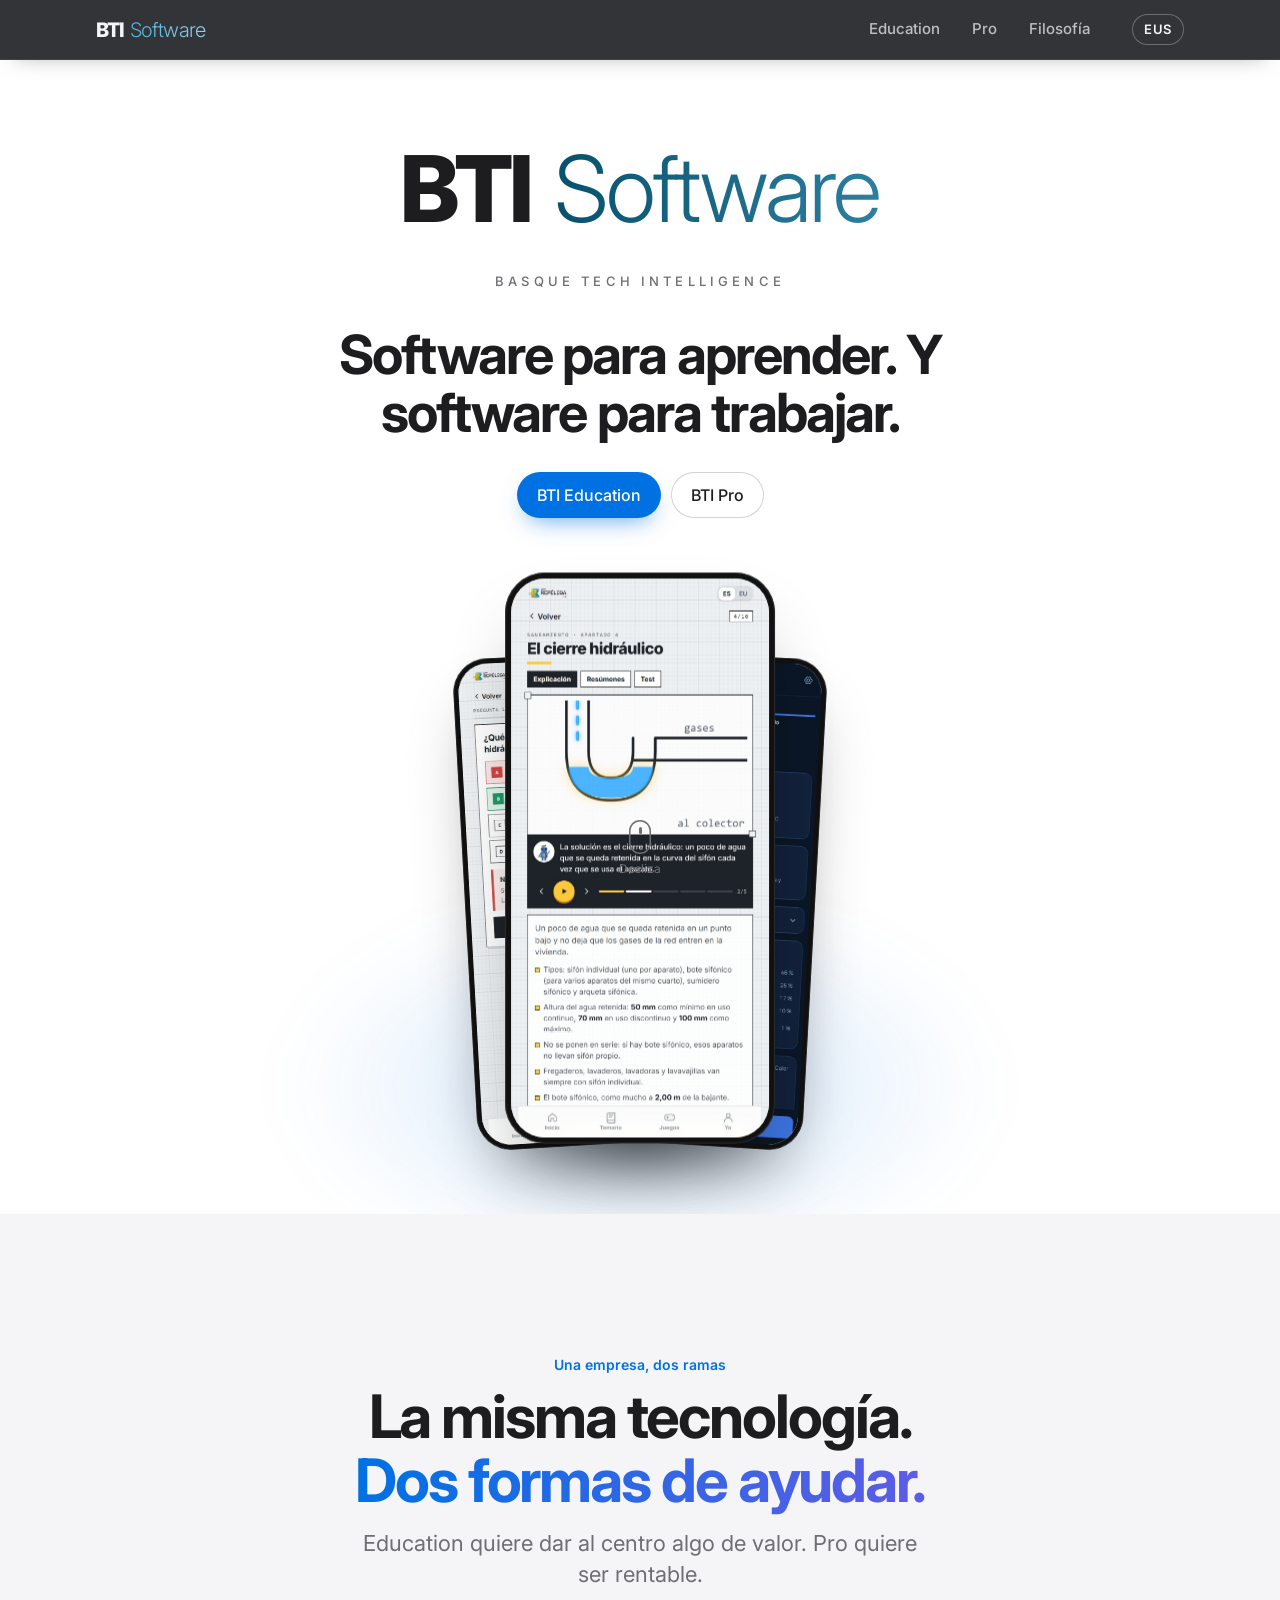
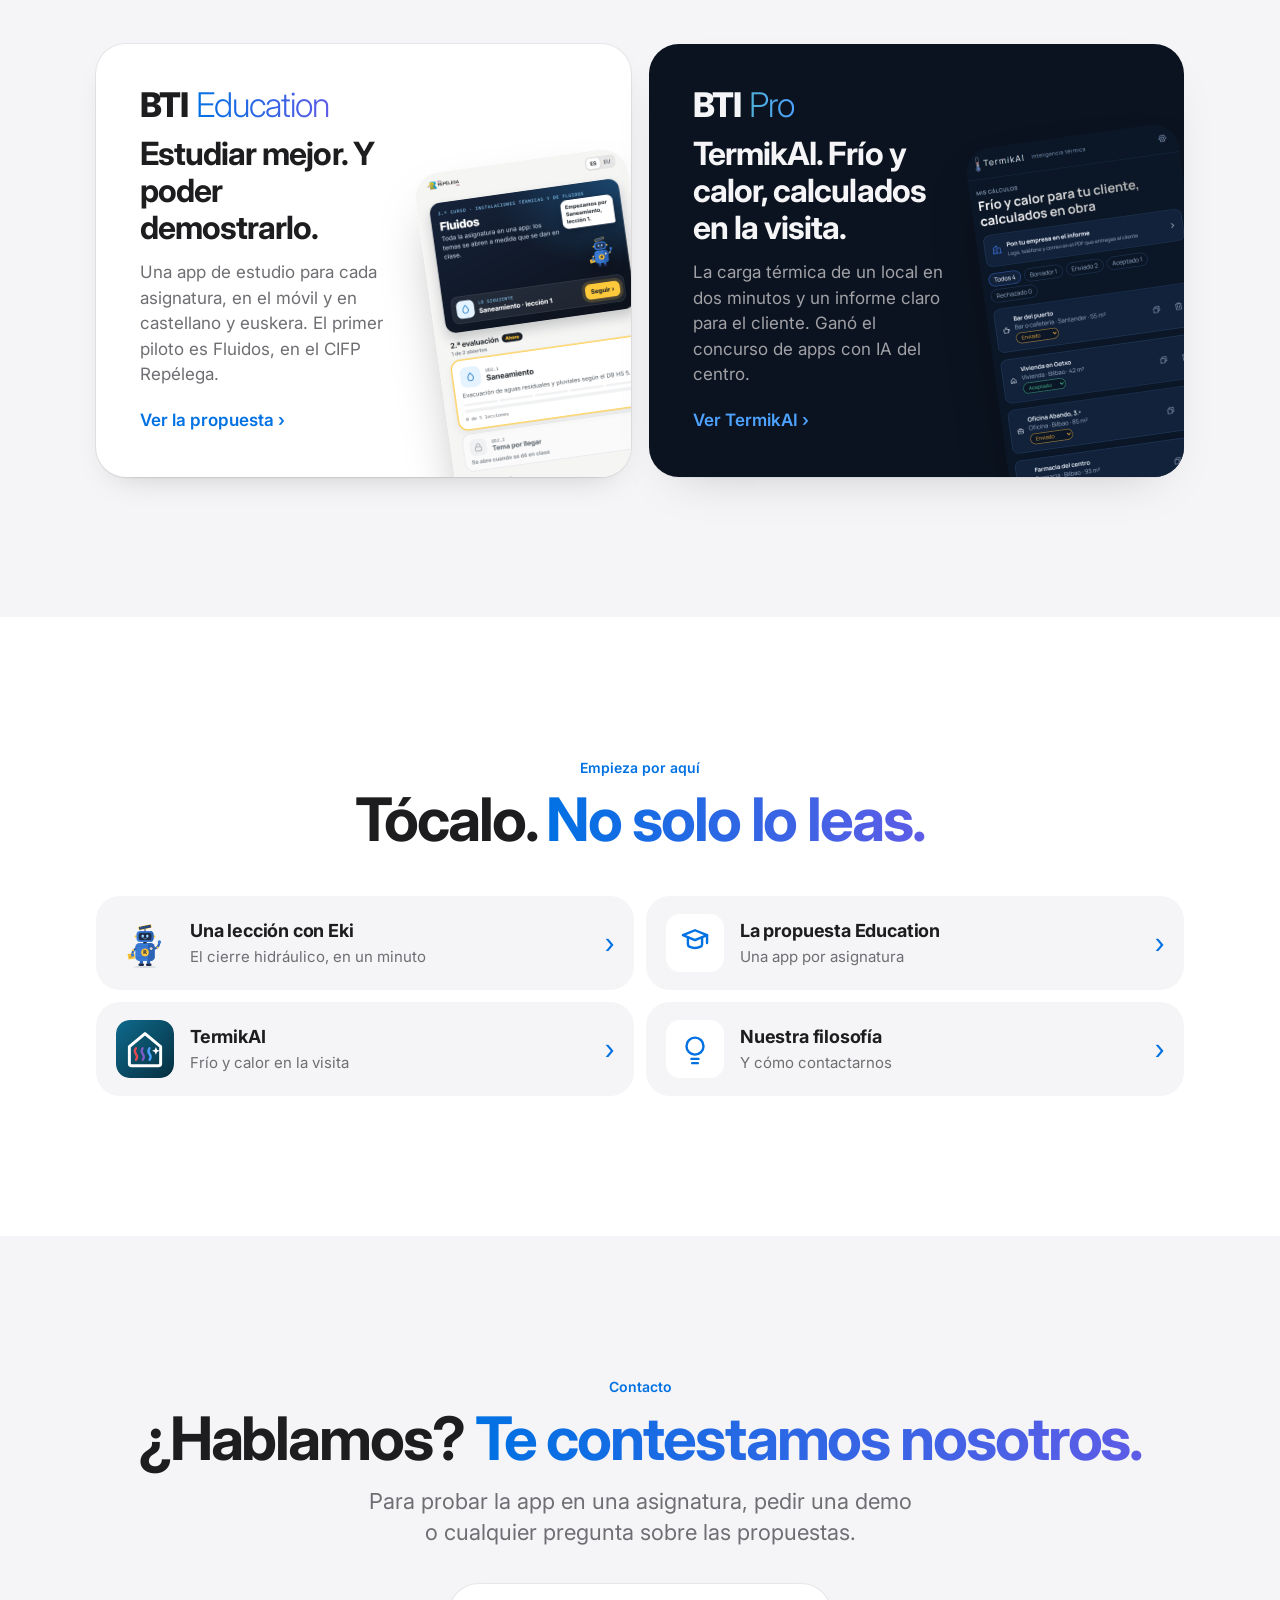
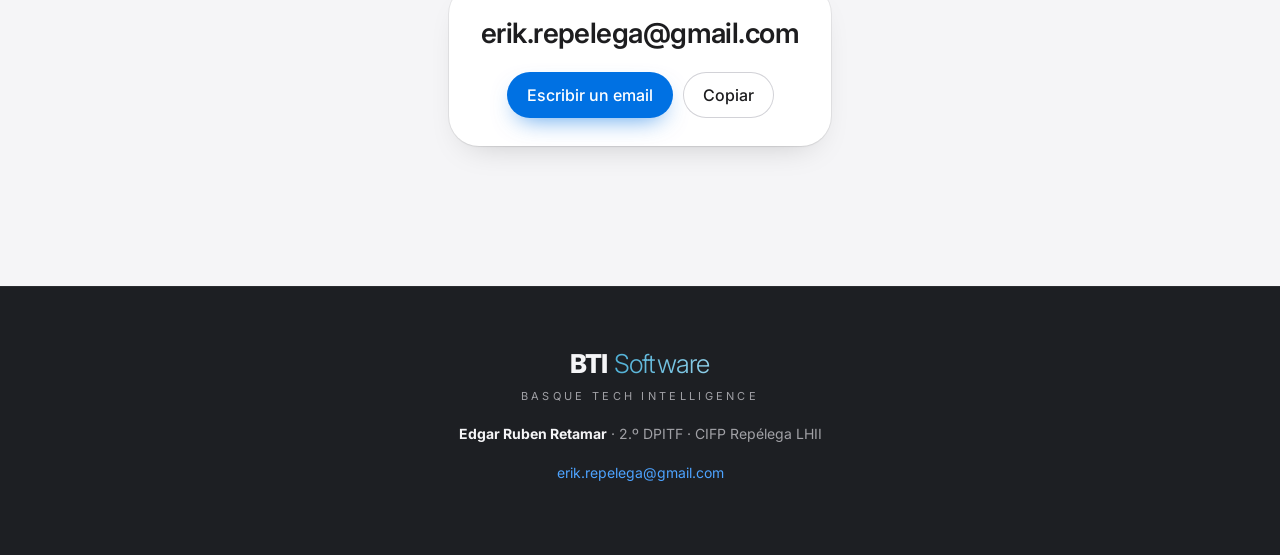
<file: index.html>
<!doctype html>
<html lang="es">
<head>
<meta charset="utf-8">
<meta name="viewport" content="width=device-width, initial-scale=1">
<title>BTI Software</title>
<meta name="description" content="BTI Software: BTI Education y BTI Pro. Propuestas, demos y vídeos.">
<link rel="icon" href="img/bti-icono.svg">
<link rel="preconnect" href="https://fonts.googleapis.com">
<link rel="stylesheet" href="https://fonts.googleapis.com/css2?family=Inter:wght@300;400;500;600;700;800&display=swap">
<link rel="stylesheet" href="css/estilos.css">
<link rel="alternate" hreflang="eu" href="eu/index.html">
</head>
<body>

<nav class="nav" id="nav">
  <div class="wrap">
    <a href="index.html" class="bti" aria-label="BTI Software"><b>BTI</b><i class="sw">Software</i></a>
    <div class="links"><a href="education.html">Education</a><a href="pro.html">Pro</a><a href="filosofia.html">Filosofía</a></div><a class="lang" href="eu/index.html" hreflang="eu" lang="eu" title="Euskaraz">EUS</a>
  </div>
  <div class="progress" id="progress"></div>
</nav>


<main>
<!-- 1 · Portada -->
<header class="hero" id="top">
  <div class="wrap">
    <div class="mark"><span class="bti"><b>BTI</b><i class="sw">Software</i></span></div>
    <p class="tag">Basque Tech Intelligence</p>
    <h1 id="hero-title">Software para aprender. Y software para trabajar.</h1>
    <div class="branches">
      <a class="pill solid" href="education.html">BTI Education</a>
      <a class="pill ghost" href="pro.html">BTI Pro</a>
    </div>
  </div>
  <div class="fan" id="fan" aria-label="Capturas de las apps">
    <div class="glow"></div>
    <div class="phone" data-i="-1"><img src="img/test.jpg" alt="Test de la app de Fluidos"></div>
    <div class="phone" data-i="1"><img src="img/tk-resultado.jpg" alt="Resultado de TermikAI"></div>
    <div class="phone" data-i="0"><img src="img/teoria.jpg" alt="Teoría animada con Eki"></div>
  </div>
  <div class="scroll-hint"><span></span>Desliza</div>
</header>

<!-- 2 · La matriz y sus dos ramas -->
<section class="pad grey">
  <div class="wrap center">
    <p class="eyebrow rv">Una empresa, dos ramas</p>
    <h2 class="h2 rv d1">La misma tecnología. <span class="grad-edu">Dos formas de ayudar.</span></h2>
    <p class="sub rv d2">Education quiere dar al centro algo de valor. Pro quiere ser rentable.</p>
  </div>
  <div class="wrap">
    <div class="two">
      <a class="branch rv" href="education.html">
        <div class="text">
          <span class="bti"><b>BTI</b><i class="edu">Education</i></span>
          <h3>Estudiar mejor. Y poder demostrarlo.</h3>
          <p>Una app de estudio para cada asignatura, en el móvil y en castellano y euskera. El primer piloto es Fluidos, en el CIFP Repélega.</p>
          <span class="go">Ver la propuesta ›</span>
        </div>
        <img class="art" src="img/inicio.png" alt="">
      </a>
      <a class="branch dark rv d1" href="pro.html">
        <div class="text">
          <span class="bti"><b>BTI</b><i class="pro">Pro</i></span>
          <h3>TermikAI. Frío y calor, calculados en la visita.</h3>
          <p>La carga térmica de un local en dos minutos y un informe claro para el cliente. Ganó el concurso de apps con IA del centro.</p>
          <span class="go">Ver TermikAI ›</span>
        </div>
        <img class="art" src="img/tk-inicio.jpg" alt="">
      </a>
    </div>
  </div>
</section>
<!-- 3 · Accesos -->
<section class="pad">
  <div class="wrap center">
    <p class="eyebrow rv">Empieza por aquí</p>
    <h2 class="h2 rv d1">Tócalo. <span class="grad-edu">No solo lo leas.</span></h2>
  </div>
  <div class="wrap">
    <div class="tiles">
      <a class="tile rv" href="education.html#eki"><img src="img/robot.svg" alt=""><span><b>Una lección con Eki</b><small>El cierre hidráulico, en un minuto</small></span><i>›</i></a>
      <a class="tile rv d1" href="education.html"><svg viewBox="0 0 24 24"><path d="M3.5 6.5 12 3l8.5 3.5L12 10z"/><path d="M7 8.3V13c0 1.4 2.2 2.5 5 2.5s5-1.1 5-2.5V8.3M20.5 6.5V12"/></svg><span><b>La propuesta Education</b><small>Una app por asignatura</small></span><i>›</i></a>
      <a class="tile rv d2" href="pro.html"><img class="shot" src="img/termikai-icono.svg" alt=""><span><b>TermikAI</b><small>Frío y calor en la visita</small></span><i>›</i></a>
      <a class="tile rv d3" href="filosofia.html"><svg viewBox="0 0 24 24"><circle cx="12" cy="10" r="6"/><path d="M9.5 19h5M10 22h4"/></svg><span><b>Nuestra filosofía</b><small>Y cómo contactarnos</small></span><i>›</i></a>
    </div>
  </div>
</section>
<!-- Contacto -->
<section class="pad grey contact" id="contacto">
  <div class="wrap center">
    <p class="eyebrow rv">Contacto</p>
    <h2 class="h2 rv d1">¿Hablamos? <span class="grad-edu">Te contestamos nosotros.</span></h2>
    <p class="sub rv d2">Para probar la app en una asignatura, pedir una demo o cualquier pregunta sobre las propuestas.</p>
    <div class="mailbox rv d3">
      <span class="addr" id="mail-addr">erik.repelega@gmail.com</span>
      <div class="mail-btns">
        <a class="pill solid" href="mailto:erik.repelega@gmail.com?subject=BTI%20Software">Escribir un email</a>
        <button class="pill ghost" id="mail-copy" type="button">Copiar</button>
      </div>
    </div>
  </div>
</section>
</main>

<footer>
  <span class="bti"><b>BTI</b><i class="sw">Software</i></span>
  <p class="tag">Basque Tech Intelligence</p>
  <p><b>Edgar Ruben Retamar</b> · 2.º DPITF · CIFP Repélega LHII</p>
  <p><a class="mail" href="mailto:erik.repelega@gmail.com">erik.repelega@gmail.com</a></p>
</footer>

<script src="js/main.js"></script>
</body>
</html>
</file>
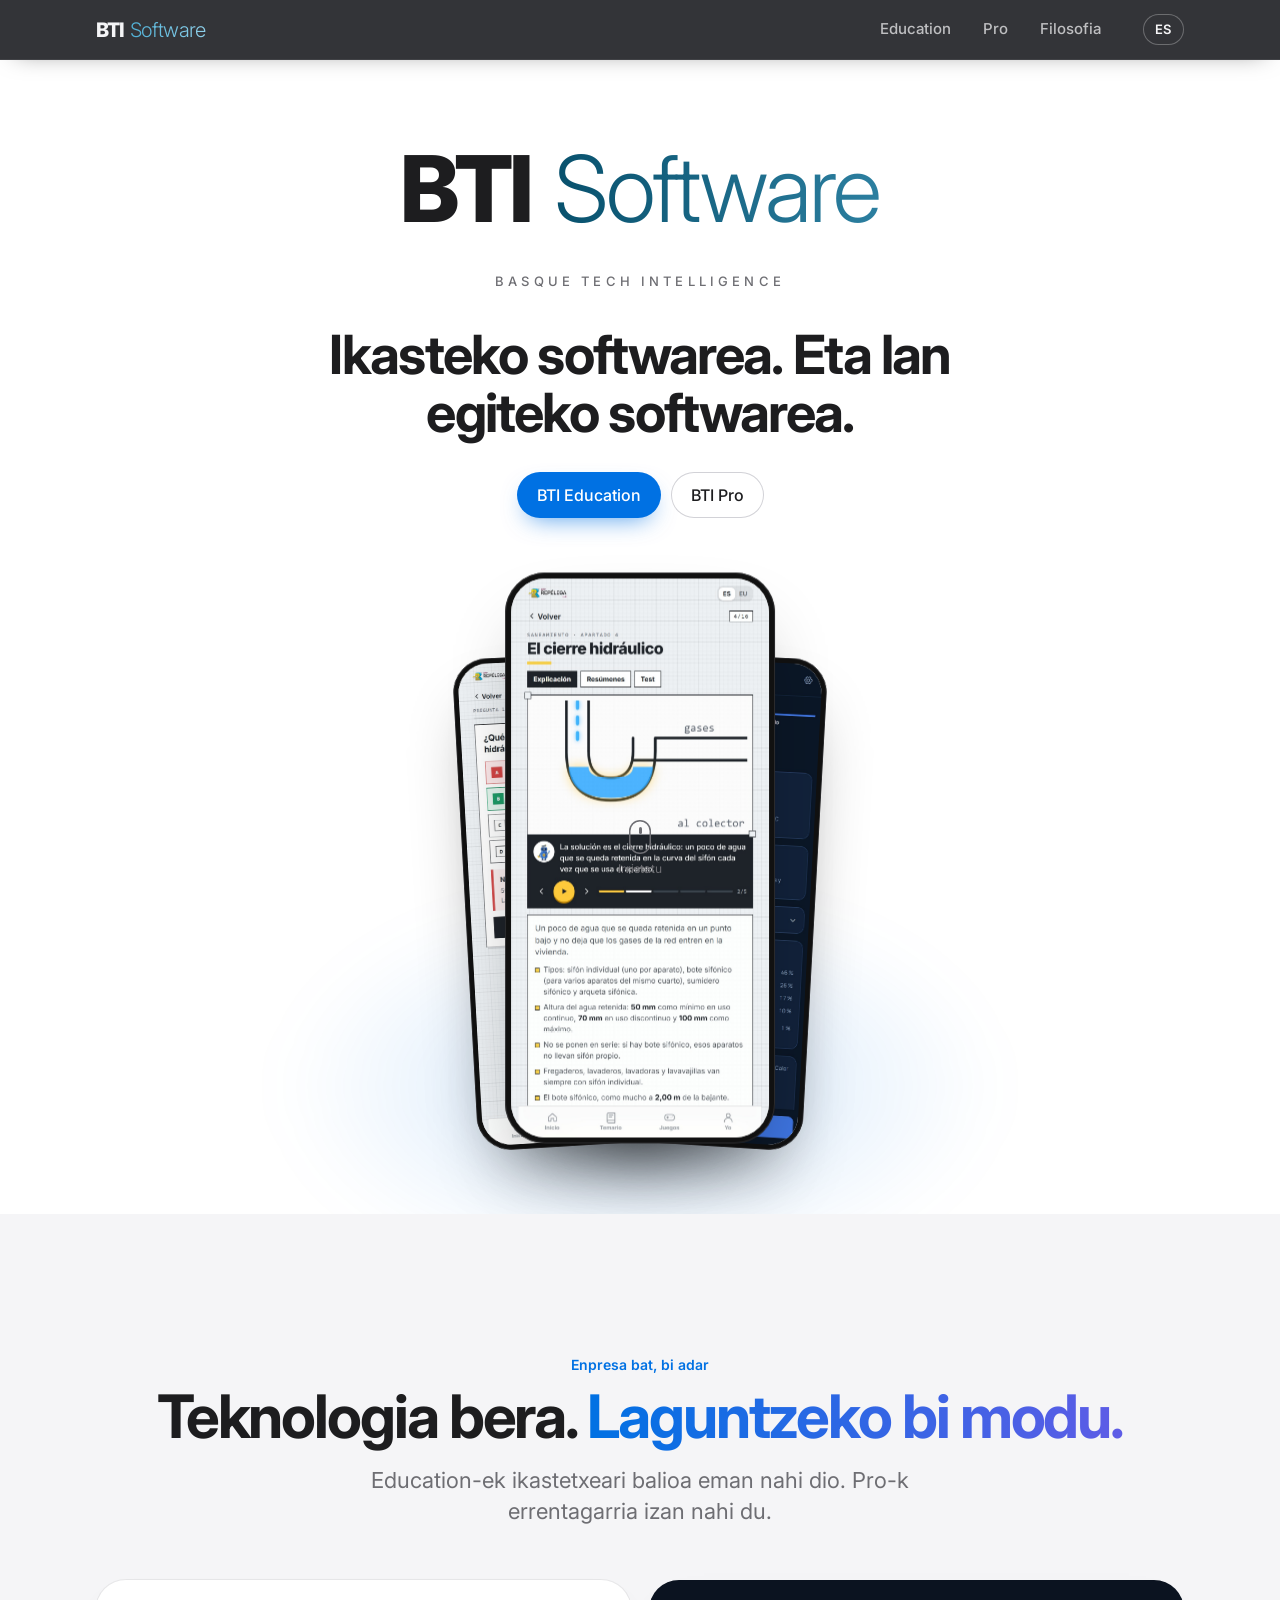
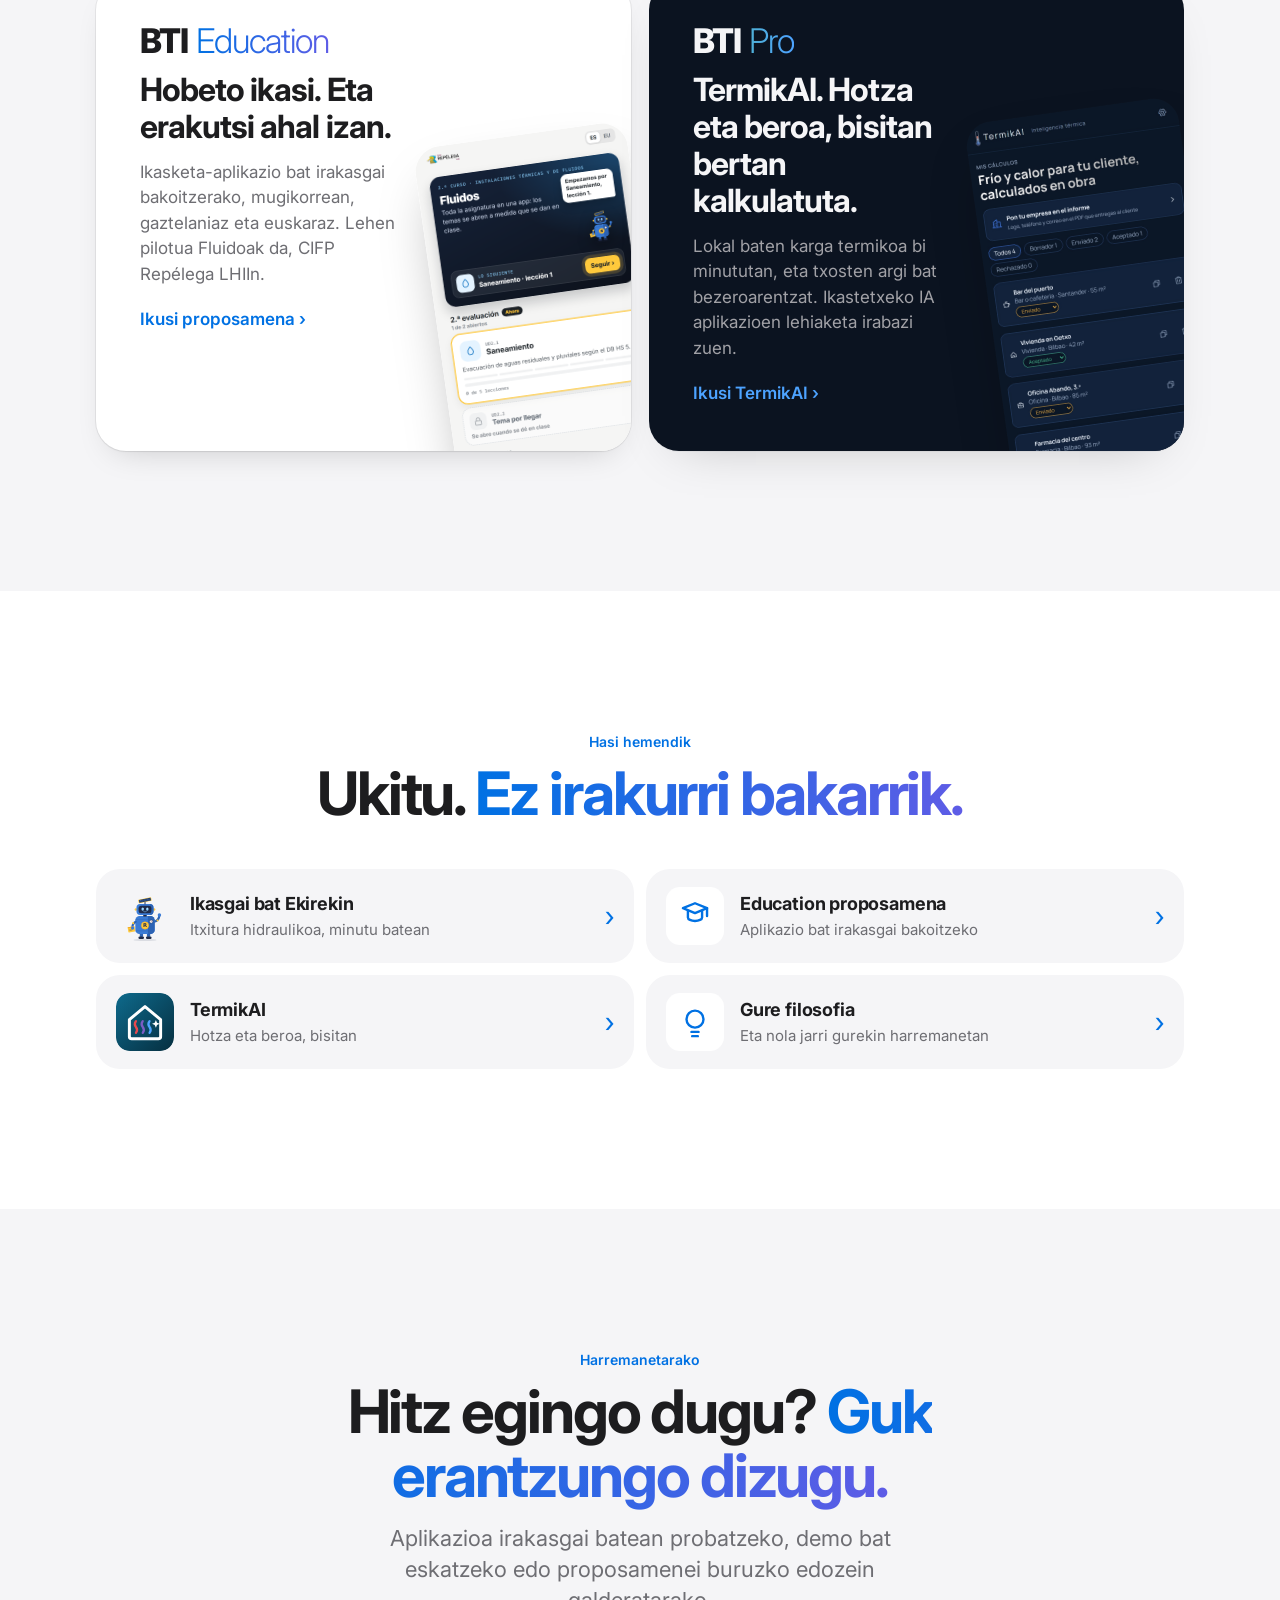
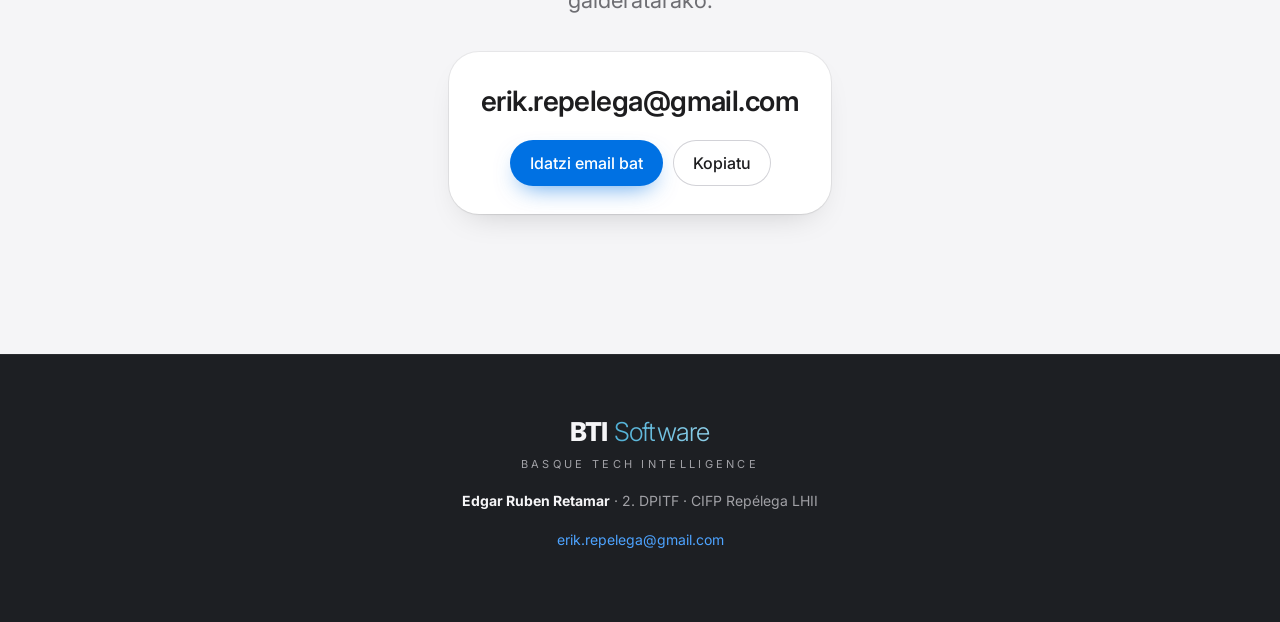
<file: eu/index.html>
<!doctype html>
<html lang="eu">
<head>
<meta charset="utf-8">
<meta name="viewport" content="width=device-width, initial-scale=1">
<title>BTI Software</title>
<meta name="description" content="BTI Software: BTI Education eta BTI Pro. Proposamenak, demoak eta bideoak.">
<link rel="icon" href="../img/bti-icono.svg">
<link rel="preconnect" href="https://fonts.googleapis.com">
<link rel="stylesheet" href="https://fonts.googleapis.com/css2?family=Inter:wght@300;400;500;600;700;800&display=swap">
<link rel="stylesheet" href="../css/estilos.css">
<link rel="alternate" hreflang="es" href="../index.html">
</head>
<body>

<nav class="nav" id="nav">
  <div class="wrap">
    <a href="index.html" class="bti" aria-label="BTI Software"><b>BTI</b><i class="sw">Software</i></a>
    <div class="links"><a href="education.html">Education</a><a href="pro.html">Pro</a><a href="filosofia.html">Filosofia</a></div><a class="lang" href="../index.html" hreflang="es" lang="es" title="En castellano">ES</a>
  </div>
  <div class="progress" id="progress"></div>
</nav>


<main>
<!-- 1 · Azala -->
<header class="hero" id="top">
  <div class="wrap">
    <div class="mark"><span class="bti"><b>BTI</b><i class="sw">Software</i></span></div>
    <p class="tag">Basque Tech Intelligence</p>
    <h1 id="hero-title">Ikasteko softwarea. Eta lan egiteko softwarea.</h1>
    <div class="branches">
      <a class="pill solid" href="education.html">BTI Education</a>
      <a class="pill ghost" href="pro.html">BTI Pro</a>
    </div>
  </div>
  <div class="fan" id="fan" aria-label="Aplikazioen pantaila-argazkiak">
    <div class="glow"></div>
    <div class="phone" data-i="-1"><img src="../img/test.jpg" alt="Fluidoak aplikazioaren testa"></div>
    <div class="phone" data-i="1"><img src="../img/tk-resultado.jpg" alt="TermikAIren emaitza"></div>
    <div class="phone" data-i="0"><img src="../img/teoria.jpg" alt="Teoria animatua Ekirekin"></div>
  </div>
  <div class="scroll-hint"><span></span>Irristatu</div>
</header>

<!-- 2 · Enpresa nagusia eta bere bi adarrak -->
<section class="pad grey">
  <div class="wrap center">
    <p class="eyebrow rv">Enpresa bat, bi adar</p>
    <h2 class="h2 rv d1">Teknologia bera. <span class="grad-edu">Laguntzeko bi modu.</span></h2>
    <p class="sub rv d2">Education-ek ikastetxeari balioa eman nahi dio. Pro-k errentagarria izan nahi du.</p>
  </div>
  <div class="wrap">
    <div class="two">
      <a class="branch rv" href="education.html">
        <div class="text">
          <span class="bti"><b>BTI</b><i class="edu">Education</i></span>
          <h3>Hobeto ikasi. Eta erakutsi ahal izan.</h3>
          <p>Ikasketa-aplikazio bat irakasgai bakoitzerako, mugikorrean, gaztelaniaz eta euskaraz. Lehen pilotua Fluidoak da, CIFP Repélega LHIIn.</p>
          <span class="go">Ikusi proposamena ›</span>
        </div>
        <img class="art" src="../img/inicio.png" alt="">
      </a>
      <a class="branch dark rv d1" href="pro.html">
        <div class="text">
          <span class="bti"><b>BTI</b><i class="pro">Pro</i></span>
          <h3>TermikAI. Hotza eta beroa, bisitan bertan kalkulatuta.</h3>
          <p>Lokal baten karga termikoa bi minututan, eta txosten argi bat bezeroarentzat. Ikastetxeko IA aplikazioen lehiaketa irabazi zuen.</p>
          <span class="go">Ikusi TermikAI ›</span>
        </div>
        <img class="art" src="../img/tk-inicio.jpg" alt="">
      </a>
    </div>
  </div>
</section>
<!-- 3 · Sarbideak -->
<section class="pad">
  <div class="wrap center">
    <p class="eyebrow rv">Hasi hemendik</p>
    <h2 class="h2 rv d1">Ukitu. <span class="grad-edu">Ez irakurri bakarrik.</span></h2>
  </div>
  <div class="wrap">
    <div class="tiles">
      <a class="tile rv" href="education.html#eki"><img src="../img/robot.svg" alt=""><span><b>Ikasgai bat Ekirekin</b><small>Itxitura hidraulikoa, minutu batean</small></span><i>›</i></a>
      <a class="tile rv d1" href="education.html"><svg viewBox="0 0 24 24"><path d="M3.5 6.5 12 3l8.5 3.5L12 10z"/><path d="M7 8.3V13c0 1.4 2.2 2.5 5 2.5s5-1.1 5-2.5V8.3M20.5 6.5V12"/></svg><span><b>Education proposamena</b><small>Aplikazio bat irakasgai bakoitzeko</small></span><i>›</i></a>
      <a class="tile rv d2" href="pro.html"><img class="shot" src="../img/termikai-icono.svg" alt=""><span><b>TermikAI</b><small>Hotza eta beroa, bisitan</small></span><i>›</i></a>
      <a class="tile rv d3" href="filosofia.html"><svg viewBox="0 0 24 24"><circle cx="12" cy="10" r="6"/><path d="M9.5 19h5M10 22h4"/></svg><span><b>Gure filosofia</b><small>Eta nola jarri gurekin harremanetan</small></span><i>›</i></a>
    </div>
  </div>
</section>
<!-- Harremanetarako -->
<section class="pad grey contact" id="contacto">
  <div class="wrap center">
    <p class="eyebrow rv">Harremanetarako</p>
    <h2 class="h2 rv d1">Hitz egingo dugu? <span class="grad-edu">Guk erantzungo dizugu.</span></h2>
    <p class="sub rv d2">Aplikazioa irakasgai batean probatzeko, demo bat eskatzeko edo proposamenei buruzko edozein galderatarako.</p>
    <div class="mailbox rv d3">
      <span class="addr" id="mail-addr">erik.repelega@gmail.com</span>
      <div class="mail-btns">
        <a class="pill solid" href="mailto:erik.repelega@gmail.com?subject=BTI%20Software">Idatzi email bat</a>
        <button class="pill ghost" id="mail-copy" type="button">Kopiatu</button>
      </div>
    </div>
  </div>
</section>
</main>

<footer>
  <span class="bti"><b>BTI</b><i class="sw">Software</i></span>
  <p class="tag">Basque Tech Intelligence</p>
  <p><b>Edgar Ruben Retamar</b> · 2. DPITF · CIFP Repélega LHII</p>
  <p><a class="mail" href="mailto:erik.repelega@gmail.com">erik.repelega@gmail.com</a></p>
</footer>

<script src="../js/main.js"></script>
</body>
</html>
</file>
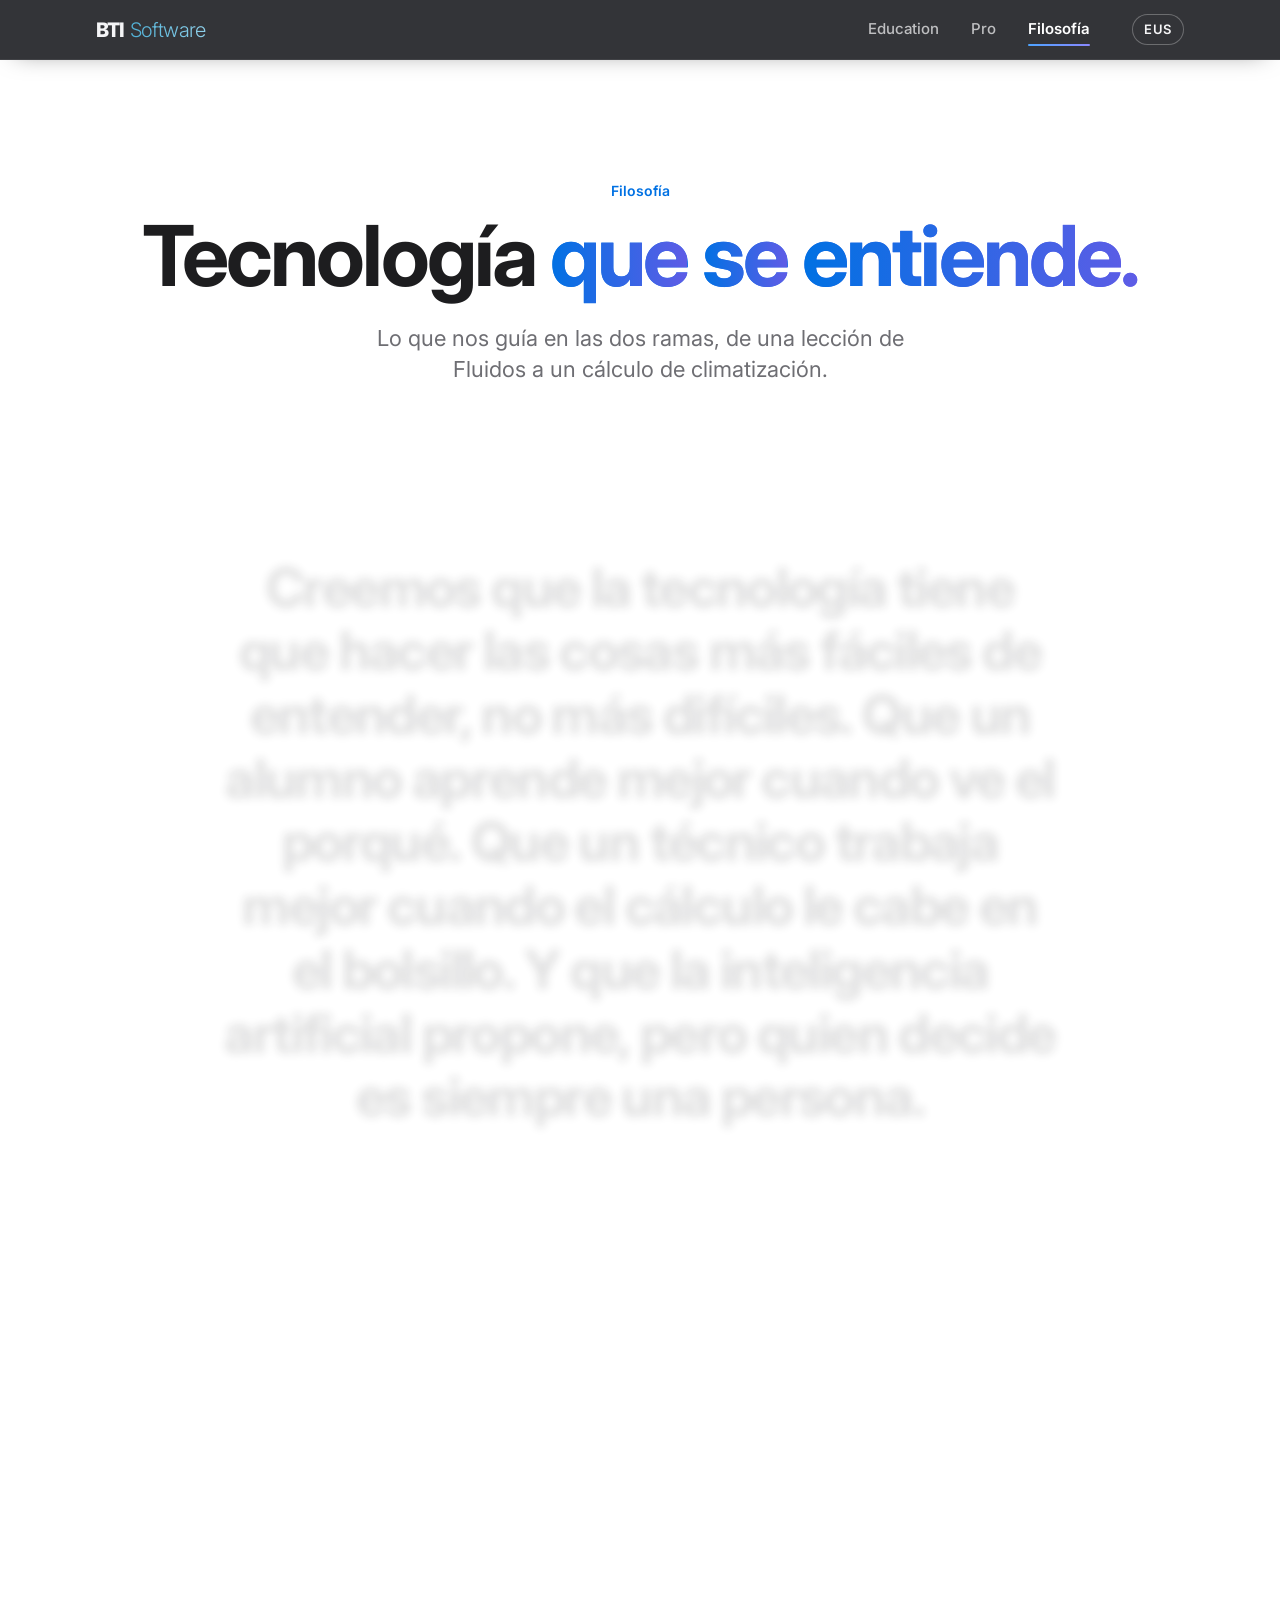
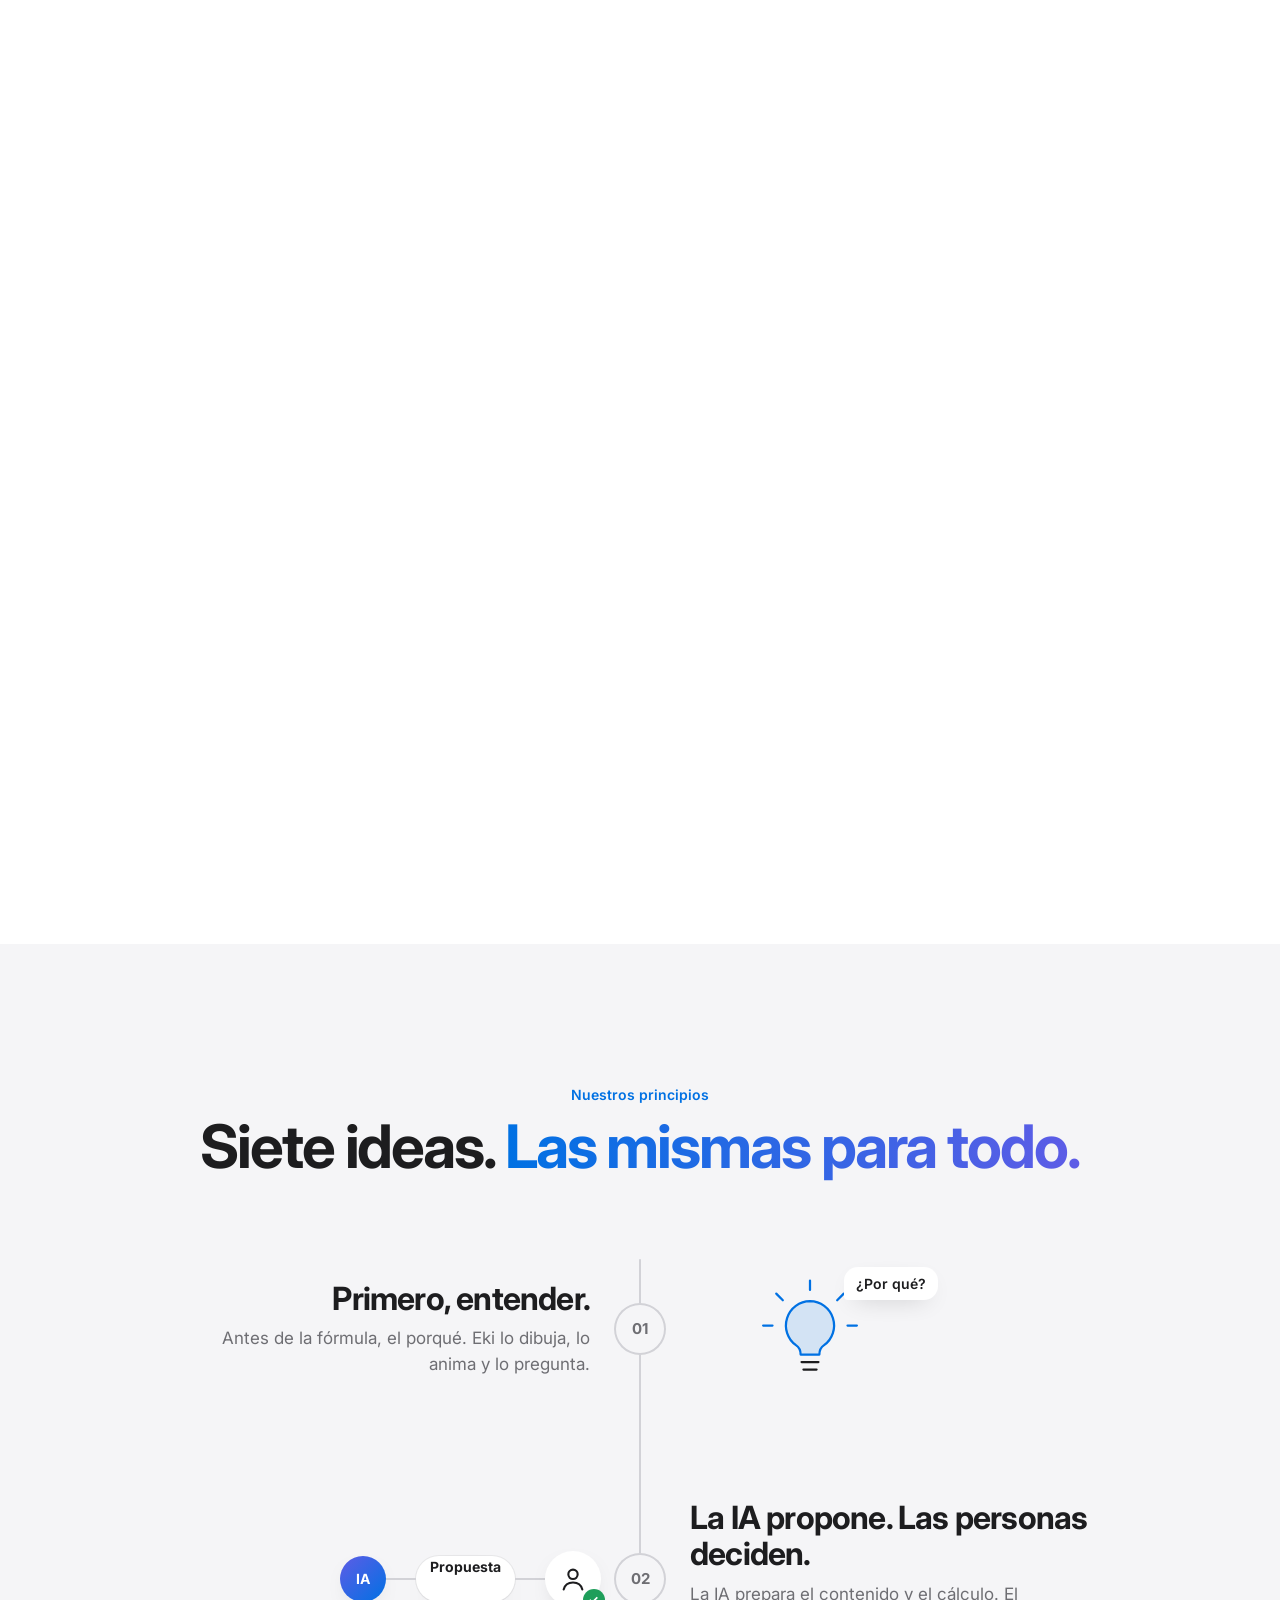
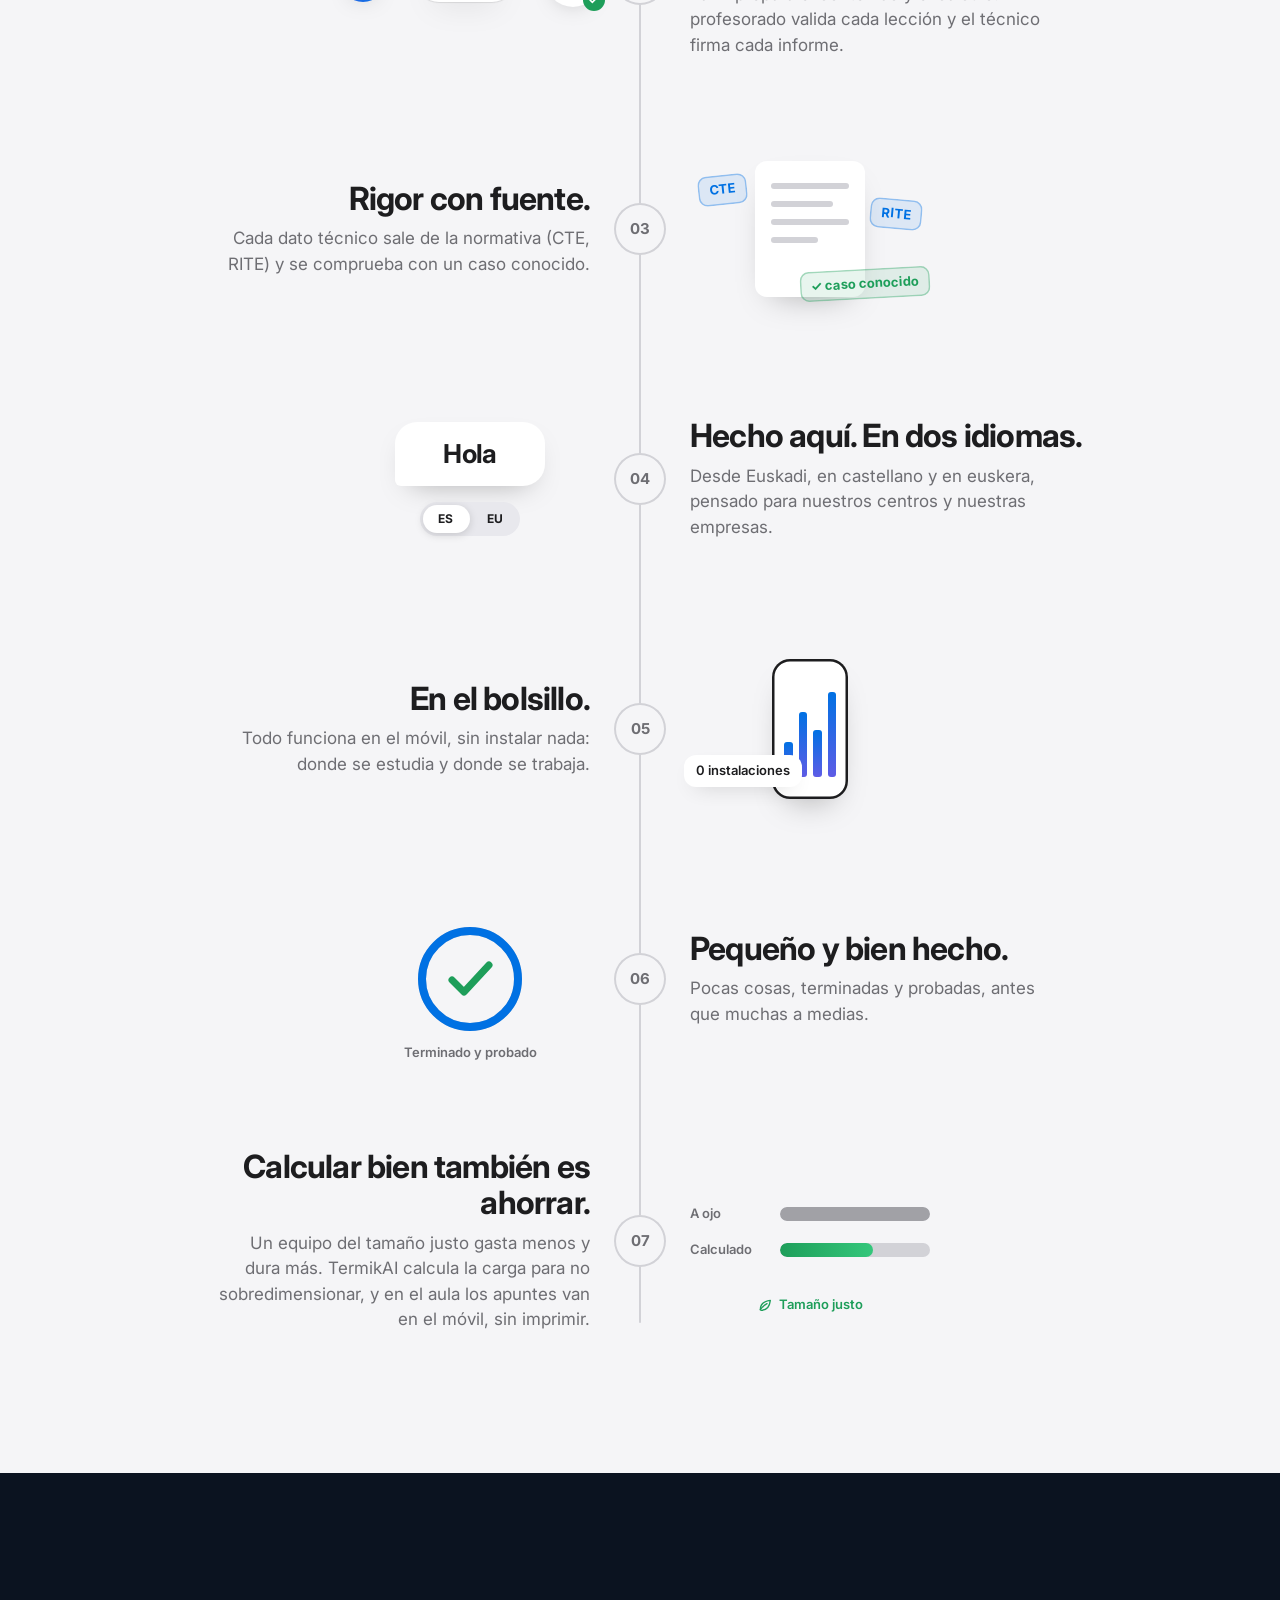
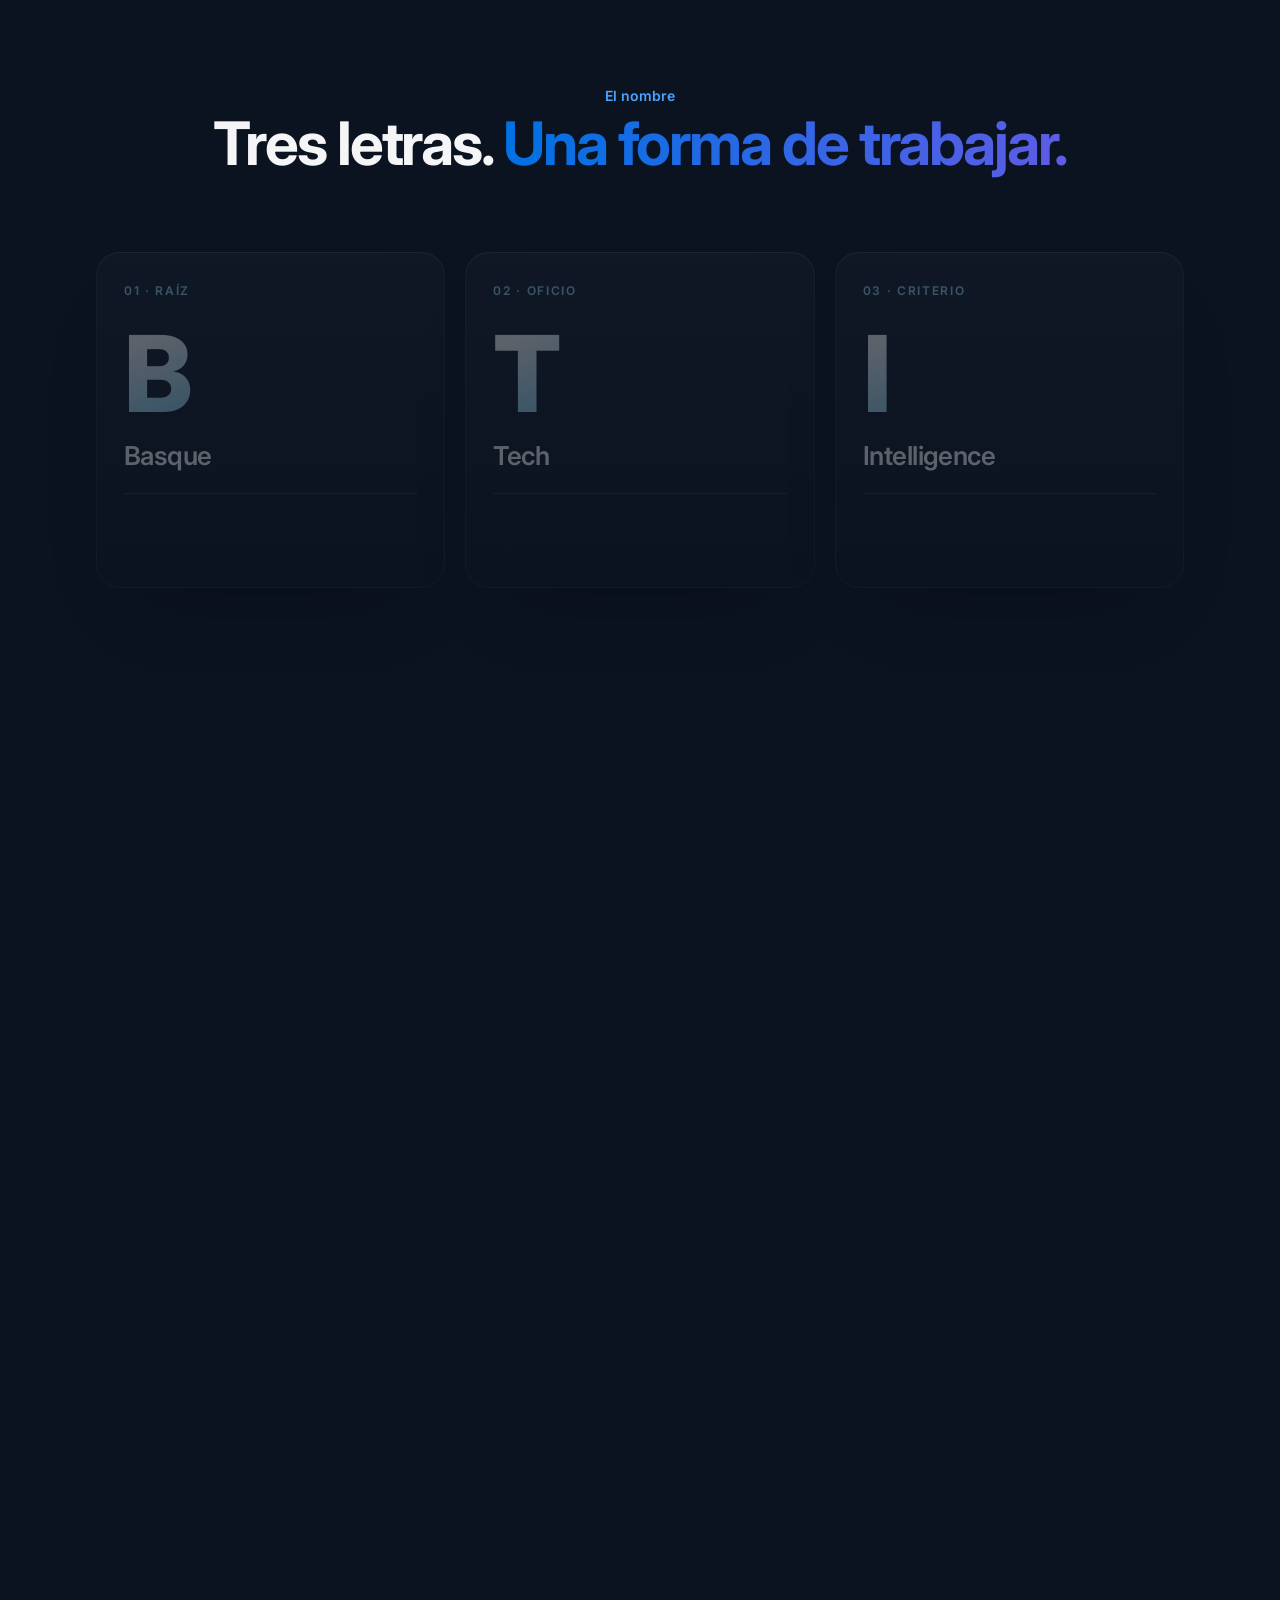
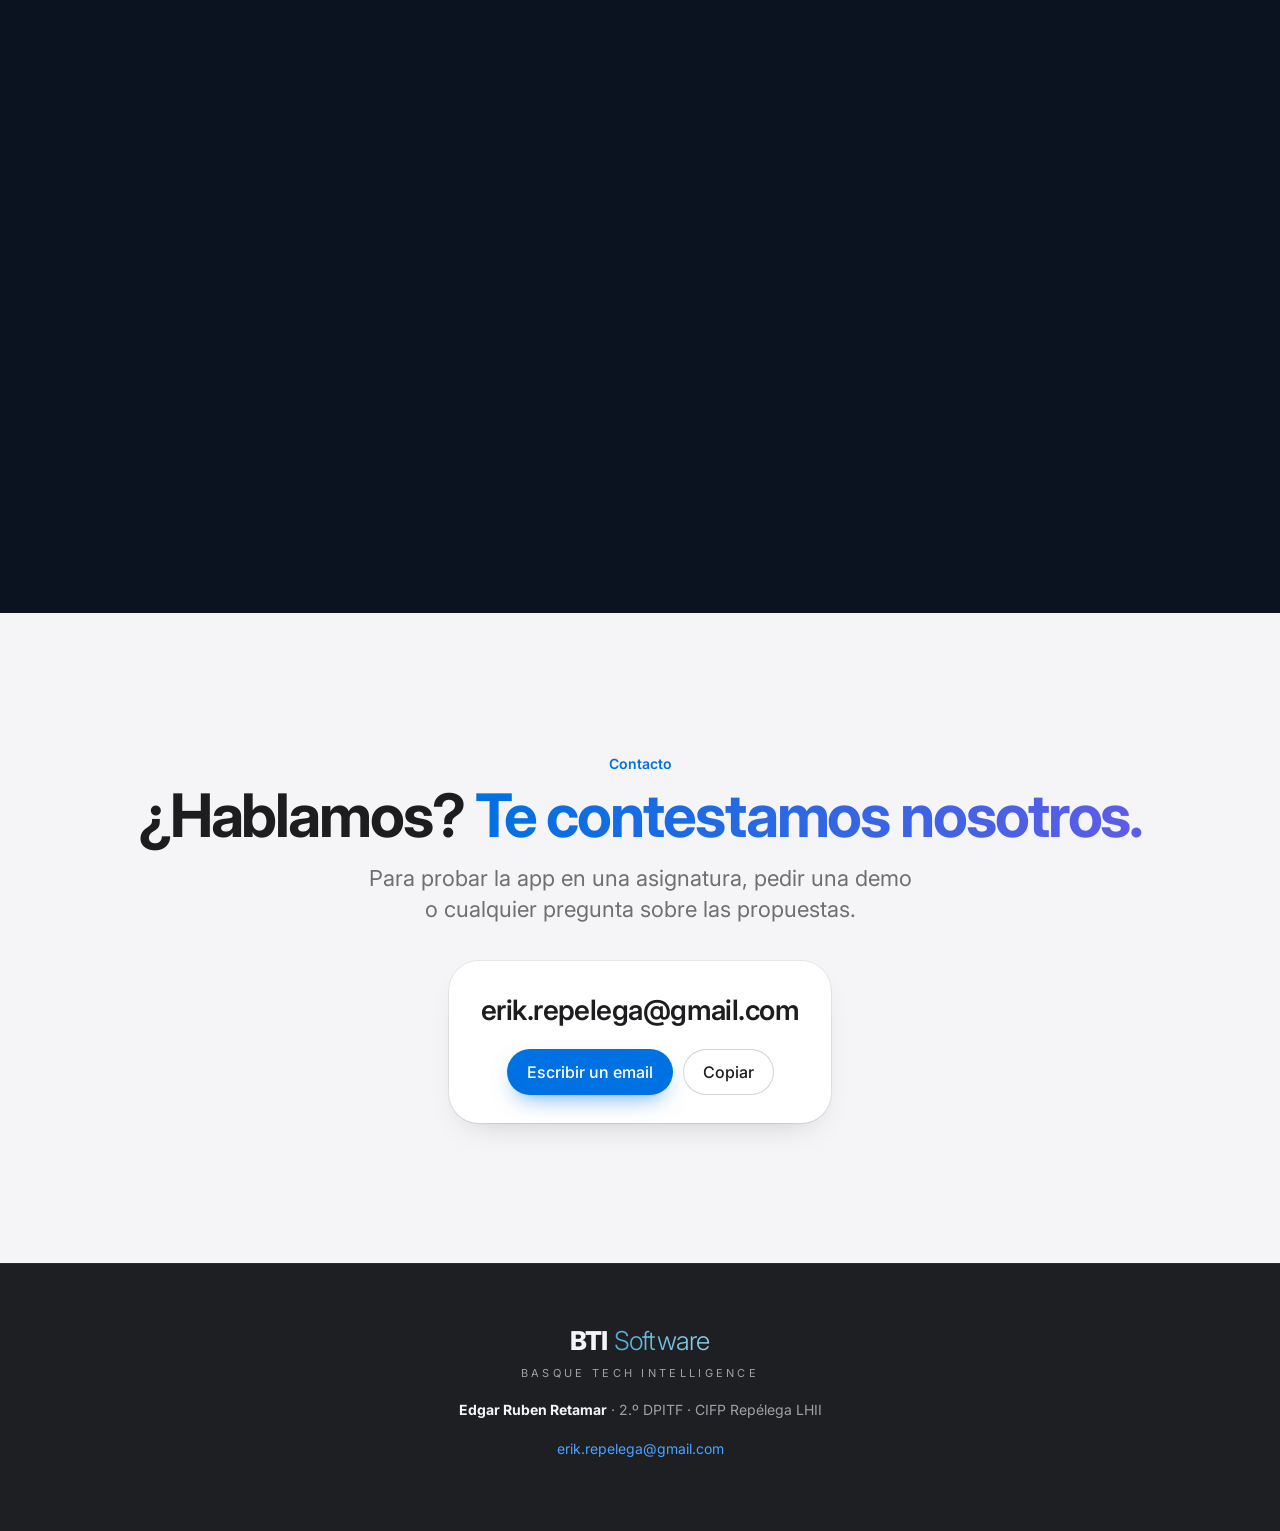
<file: filosofia.html>
<!doctype html>
<html lang="es">
<head>
<meta charset="utf-8">
<meta name="viewport" content="width=device-width, initial-scale=1">
<title>Filosofía · BTI Software</title>
<meta name="description" content="La filosofía de BTI Software: tecnología que se entiende.">
<link rel="icon" href="img/bti-icono.svg">
<link rel="preconnect" href="https://fonts.googleapis.com">
<link rel="stylesheet" href="https://fonts.googleapis.com/css2?family=Inter:wght@300;400;500;600;700;800&display=swap">
<link rel="stylesheet" href="css/estilos.css">
<link rel="alternate" hreflang="eu" href="eu/filosofia.html">
</head>
<body>

<nav class="nav" id="nav">
  <div class="wrap">
    <a href="index.html" class="bti" aria-label="BTI Software"><b>BTI</b><i class="sw">Software</i></a>
    <div class="links"><a href="education.html">Education</a><a href="pro.html">Pro</a><a href="filosofia.html" class="here">Filosofía</a></div><a class="lang" href="eu/filosofia.html" hreflang="eu" lang="eu" title="Euskaraz">EUS</a>
  </div>
  <div class="progress" id="progress"></div>
</nav>


<main>
<header class="pad phil-top">
  <div class="wrap center" id="phil-head">
    <p class="eyebrow rv">Filosofía</p>
    <h1 class="h2" id="phil-title">Tecnología <span class="grad-edu">que se entiende.</span></h1>
    <p class="sub rv d2">Lo que nos guía en las dos ramas, de una lección de Fluidos a un cálculo de climatización.</p>
  </div>
</header>

<!-- Manifiesto: las palabras se encienden al bajar -->
<section class="mani" id="mani">
  <div class="stick"><div class="wrap"><p class="mani-text" id="mani-text">Creemos que la tecnología tiene que hacer las cosas más fáciles de entender, no más difíciles. Que un alumno aprende mejor cuando ve el porqué. Que un técnico trabaja mejor cuando el cálculo le cabe en el bolsillo. Y que la inteligencia artificial propone, pero quien decide es siempre una persona.</p></div></div>
</section>

<section class="pad grey ideas">
  <div class="wrap center">
    <p class="eyebrow rv">Nuestros principios</p>
    <h2 class="h2 rv d1">Siete ideas. <span class="grad-edu">Las mismas para todo.</span></h2>
  </div>
  <!-- Siete ideas como recorrido: la línea se rellena al bajar y cada idea tiene su pequeña infografía animada -->
  <div class="wrap">
    <ol class="route" id="route">
      <li class="rail" aria-hidden="true"><i id="route-fill"></i></li>
      <li class="idea rv">
        <span class="dot">01</span>
        <div class="txt"><h3>Primero, entender.</h3><p>Antes de la fórmula, el porqué. Eki lo dibuja, lo anima y lo pregunta.</p></div>
        <div class="viz v-bulb" aria-hidden="true">
          <svg viewBox="0 0 160 120"><g class="rays"><path d="M80 8v10M44 22l7 7M116 22l-7 7M30 56h10M120 56h10"/></g><path class="glass" d="M80 30a26 26 0 0 0-15 47c3 2 5 6 5 10h20c0-4 2-8 5-10a26 26 0 0 0-15-47z"/><path class="base" d="M71 95h18M73 103h14"/></svg>
          <span class="q">¿Por qué?</span>
        </div>
      </li>
      <li class="idea rv">
        <span class="dot">02</span>
        <div class="txt"><h3>La IA propone. Las personas deciden.</h3><p>La IA prepara el contenido y el cálculo. El profesorado valida cada lección y el técnico firma cada informe.</p></div>
        <div class="viz v-flow" aria-hidden="true">
          <span class="chip ai">IA</span><i class="wire"><b></b></i><span class="chip doc">Propuesta</span><i class="wire"><b></b></i><span class="chip ok"><svg viewBox="0 0 24 24"><circle cx="12" cy="8" r="4"/><path d="M4 21c1-4 4-6 8-6s7 2 8 6"/></svg><em>✓</em></span>
        </div>
      </li>
      <li class="idea rv">
        <span class="dot">03</span>
        <div class="txt"><h3>Rigor con fuente.</h3><p>Cada dato técnico sale de la normativa (CTE, RITE) y se comprueba con un caso conocido.</p></div>
        <div class="viz v-doc" aria-hidden="true">
          <div class="sheet"><i></i><i></i><i></i><i></i></div>
          <span class="stamp s1">CTE</span><span class="stamp s2">RITE</span><span class="stamp s3">✓ caso conocido</span>
        </div>
      </li>
      <li class="idea rv">
        <span class="dot">04</span>
        <div class="txt"><h3>Hecho aquí. En dos idiomas.</h3><p>Desde Euskadi, en castellano y en euskera, pensado para nuestros centros y nuestras empresas.</p></div>
        <div class="viz v-lang" aria-hidden="true">
          <div class="bubble"><span class="es">Hola</span><span class="eu">Kaixo</span></div>
          <div class="switch"><span>ES</span><span>EU</span><i></i></div>
        </div>
      </li>
      <li class="idea rv">
        <span class="dot">05</span>
        <div class="txt"><h3>En el bolsillo.</h3><p>Todo funciona en el móvil, sin instalar nada: donde se estudia y donde se trabaja.</p></div>
        <div class="viz v-phone" aria-hidden="true">
          <div class="ph"><i class="b1"></i><i class="b2"></i><i class="b3"></i><i class="b4"></i></div>
          <span class="tag0">0 instalaciones</span>
        </div>
      </li>
      <li class="idea rv">
        <span class="dot">06</span>
        <div class="txt"><h3>Pequeño y bien hecho.</h3><p>Pocas cosas, terminadas y probadas, antes que muchas a medias.</p></div>
        <div class="viz v-ring" aria-hidden="true">
          <svg viewBox="0 0 120 120"><circle class="track" cx="60" cy="60" r="48"/><circle class="arc" cx="60" cy="60" r="48" pathLength="100"/><path class="tick" d="M42 61l12 12 25-27" pathLength="1"/></svg>
          <span class="cap">Terminado y probado</span>
        </div>
      </li>
      <li class="idea rv">
        <span class="dot">07</span>
        <div class="txt"><h3>Calcular bien también es ahorrar.</h3><p>Un equipo del tamaño justo gasta menos y dura más. TermikAI calcula la carga para no sobredimensionar, y en el aula los apuntes van en el móvil, sin imprimir.</p></div>
        <div class="viz v-size" aria-hidden="true">
          <div class="rows"><div class="row"><span>A ojo</span><b class="bar big"><i></i></b></div><div class="row"><span>Calculado</span><b class="bar fit"><i></i></b></div></div>
          <span class="cap"><svg viewBox="0 0 24 24"><path d="M5 19c0-8 6-13 15-14-1 9-6 15-14 15"/><path d="M5 19c3-4 6-7 10-9"/></svg>Tamaño justo</span>
        </div>
      </li>
    </ol>
  </div>
</section>

<!-- El nombre: tres tarjetas que se encienden una a una al bajar -->
<section class="dark name" id="name">
  <div class="stick"><div class="wrap center">
    <p class="eyebrow">El nombre</p>
    <h2 class="h2 nm-title">Tres letras. <span class="grad-edu">Una forma de trabajar.</span></h2>
    <div class="acro" id="acro">
      <div class="nm"><span class="k">01 · Raíz</span><b>B</b><h3>Basque</h3><i class="hl"></i><small>De aquí, para aquí.</small></div>
      <div class="nm"><span class="k">02 · Oficio</span><b>T</b><h3>Tech</h3><i class="hl"></i><small>Software técnico, para oficios técnicos.</small></div>
      <div class="nm"><span class="k">03 · Criterio</span><b>I</b><h3>Intelligence</h3><i class="hl"></i><small>La IA, al servicio de las personas.</small></div>
    </div>
  </div></div>
</section>

<!-- Contacto -->
<section class="pad grey contact" id="contacto">
  <div class="wrap center">
    <p class="eyebrow rv">Contacto</p>
    <h2 class="h2 rv d1">¿Hablamos? <span class="grad-edu">Te contestamos nosotros.</span></h2>
    <p class="sub rv d2">Para probar la app en una asignatura, pedir una demo o cualquier pregunta sobre las propuestas.</p>
    <div class="mailbox rv d3">
      <span class="addr" id="mail-addr">erik.repelega@gmail.com</span>
      <div class="mail-btns">
        <a class="pill solid" href="mailto:erik.repelega@gmail.com?subject=BTI%20Software">Escribir un email</a>
        <button class="pill ghost" id="mail-copy" type="button">Copiar</button>
      </div>
    </div>
  </div>
</section>
</main>

<footer>
  <span class="bti"><b>BTI</b><i class="sw">Software</i></span>
  <p class="tag">Basque Tech Intelligence</p>
  <p><b>Edgar Ruben Retamar</b> · 2.º DPITF · CIFP Repélega LHII</p>
  <p><a class="mail" href="mailto:erik.repelega@gmail.com">erik.repelega@gmail.com</a></p>
</footer>

<script src="js/main.js"></script>
</body>
</html>
</file>
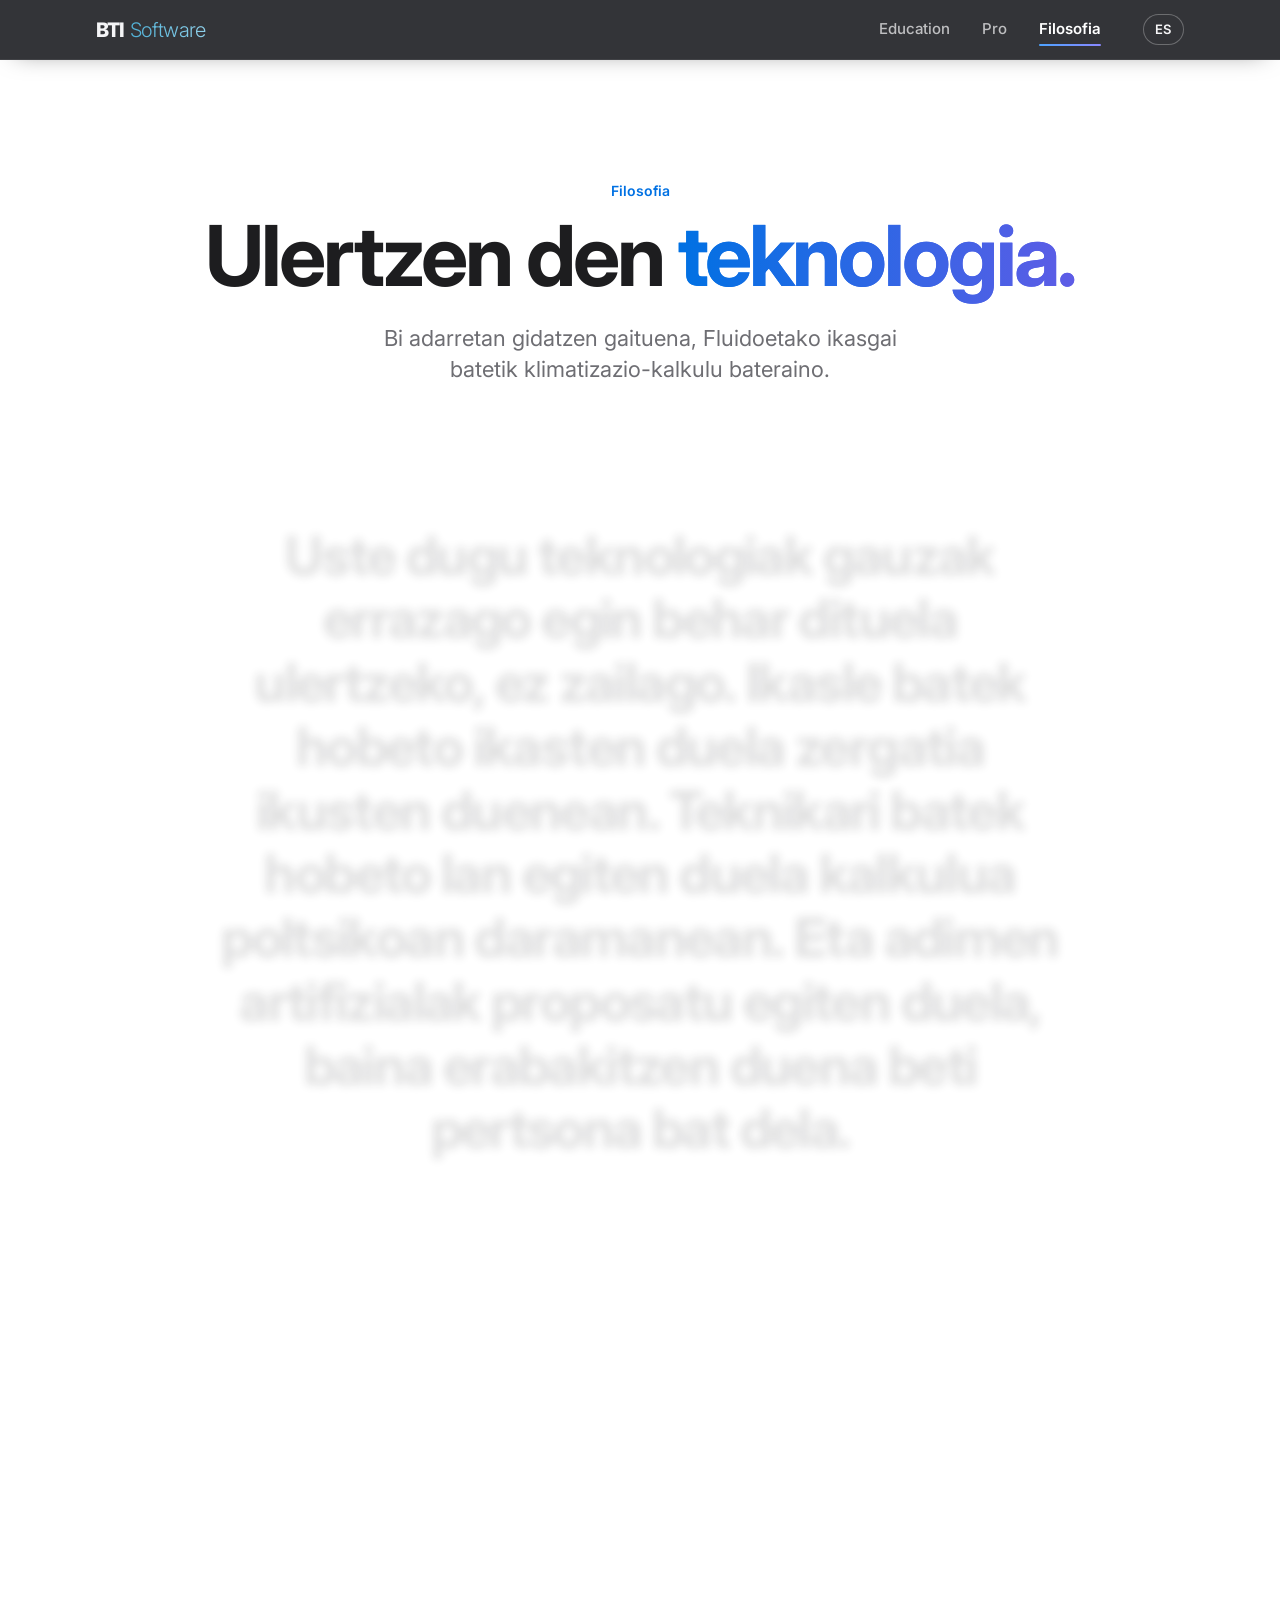
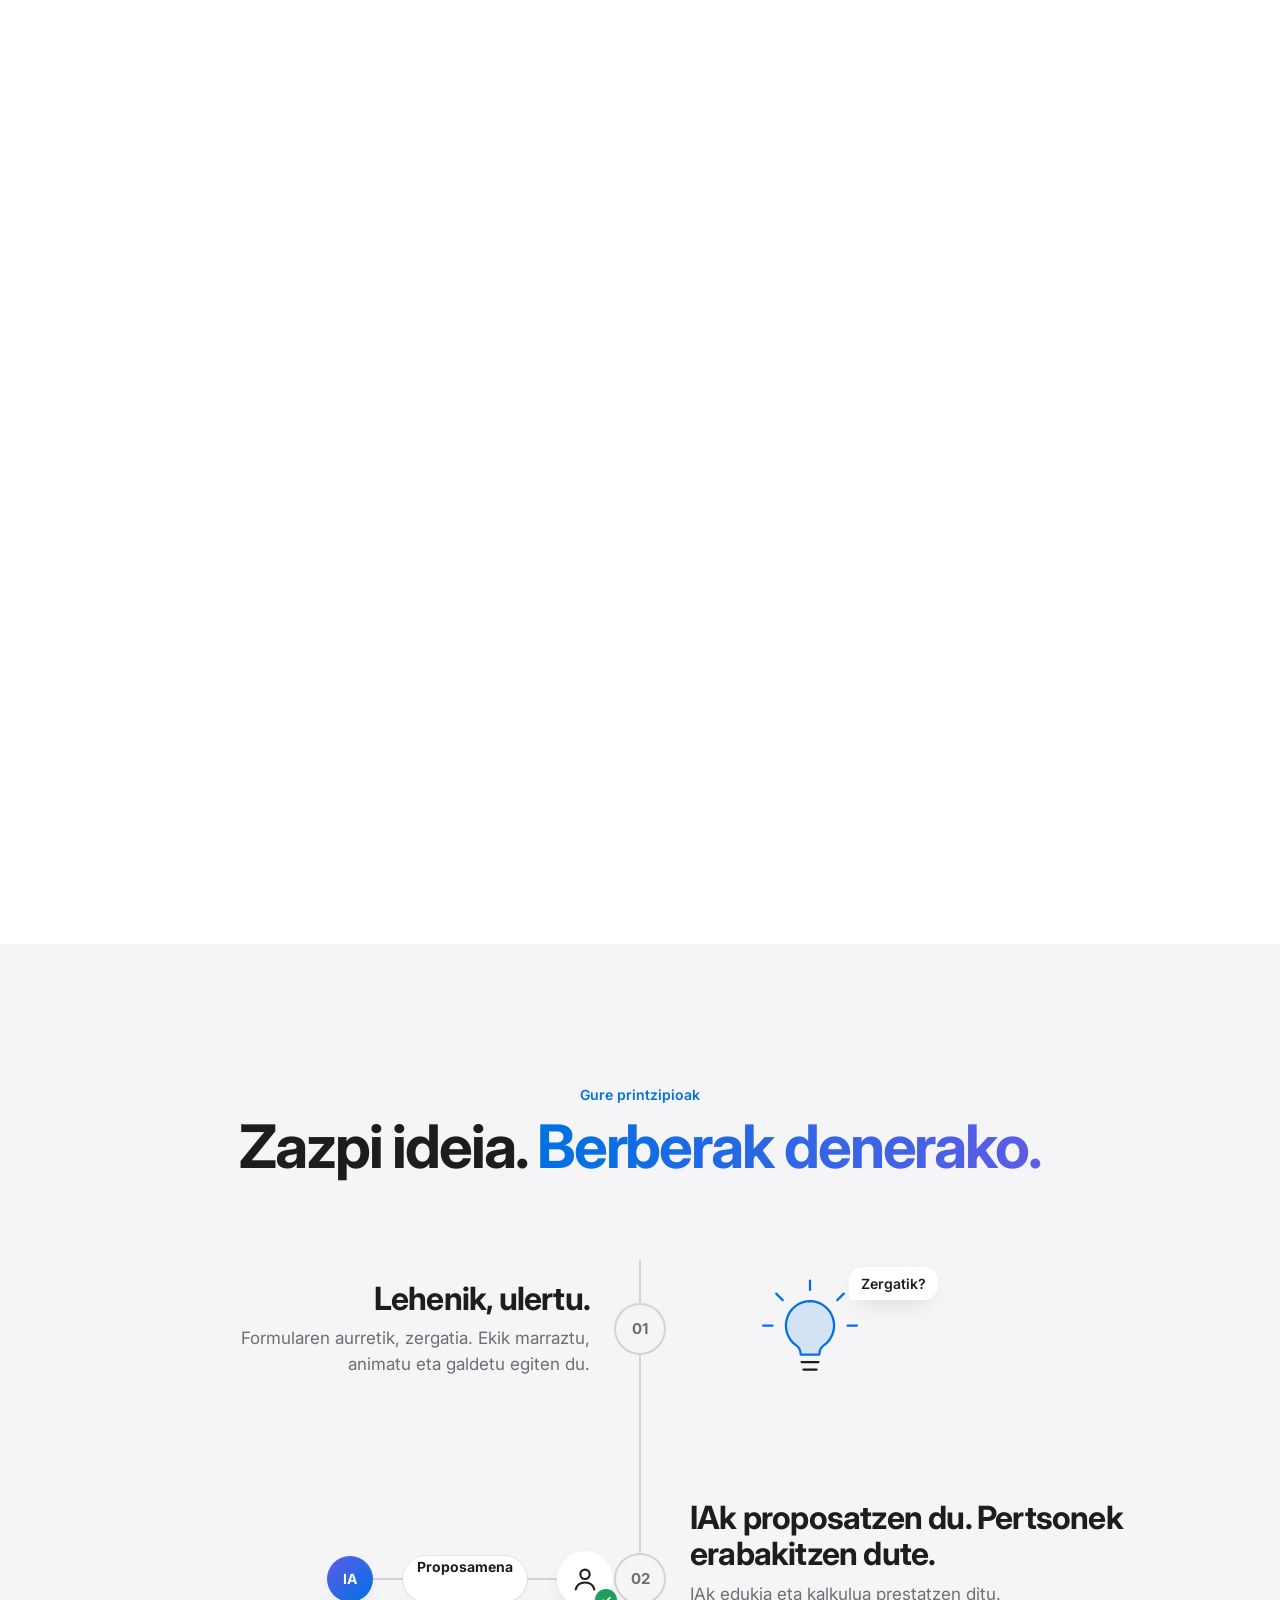
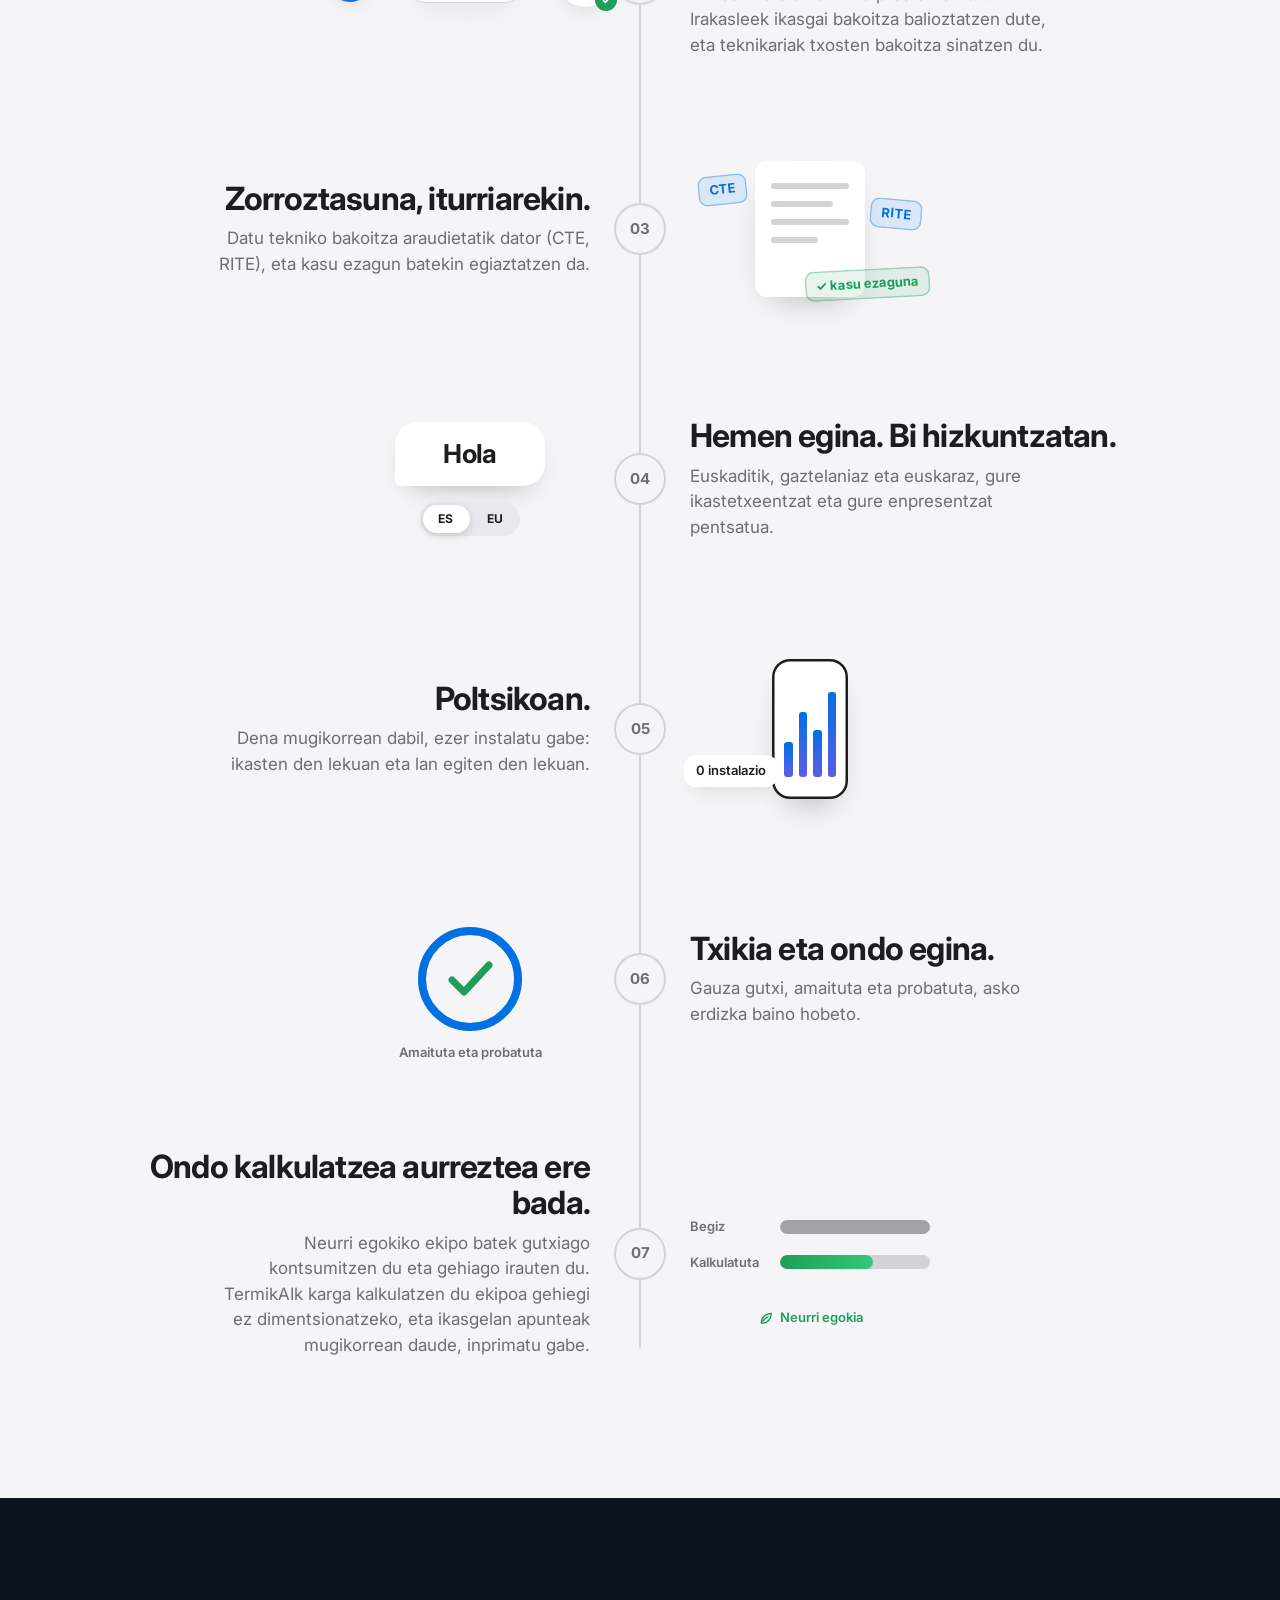
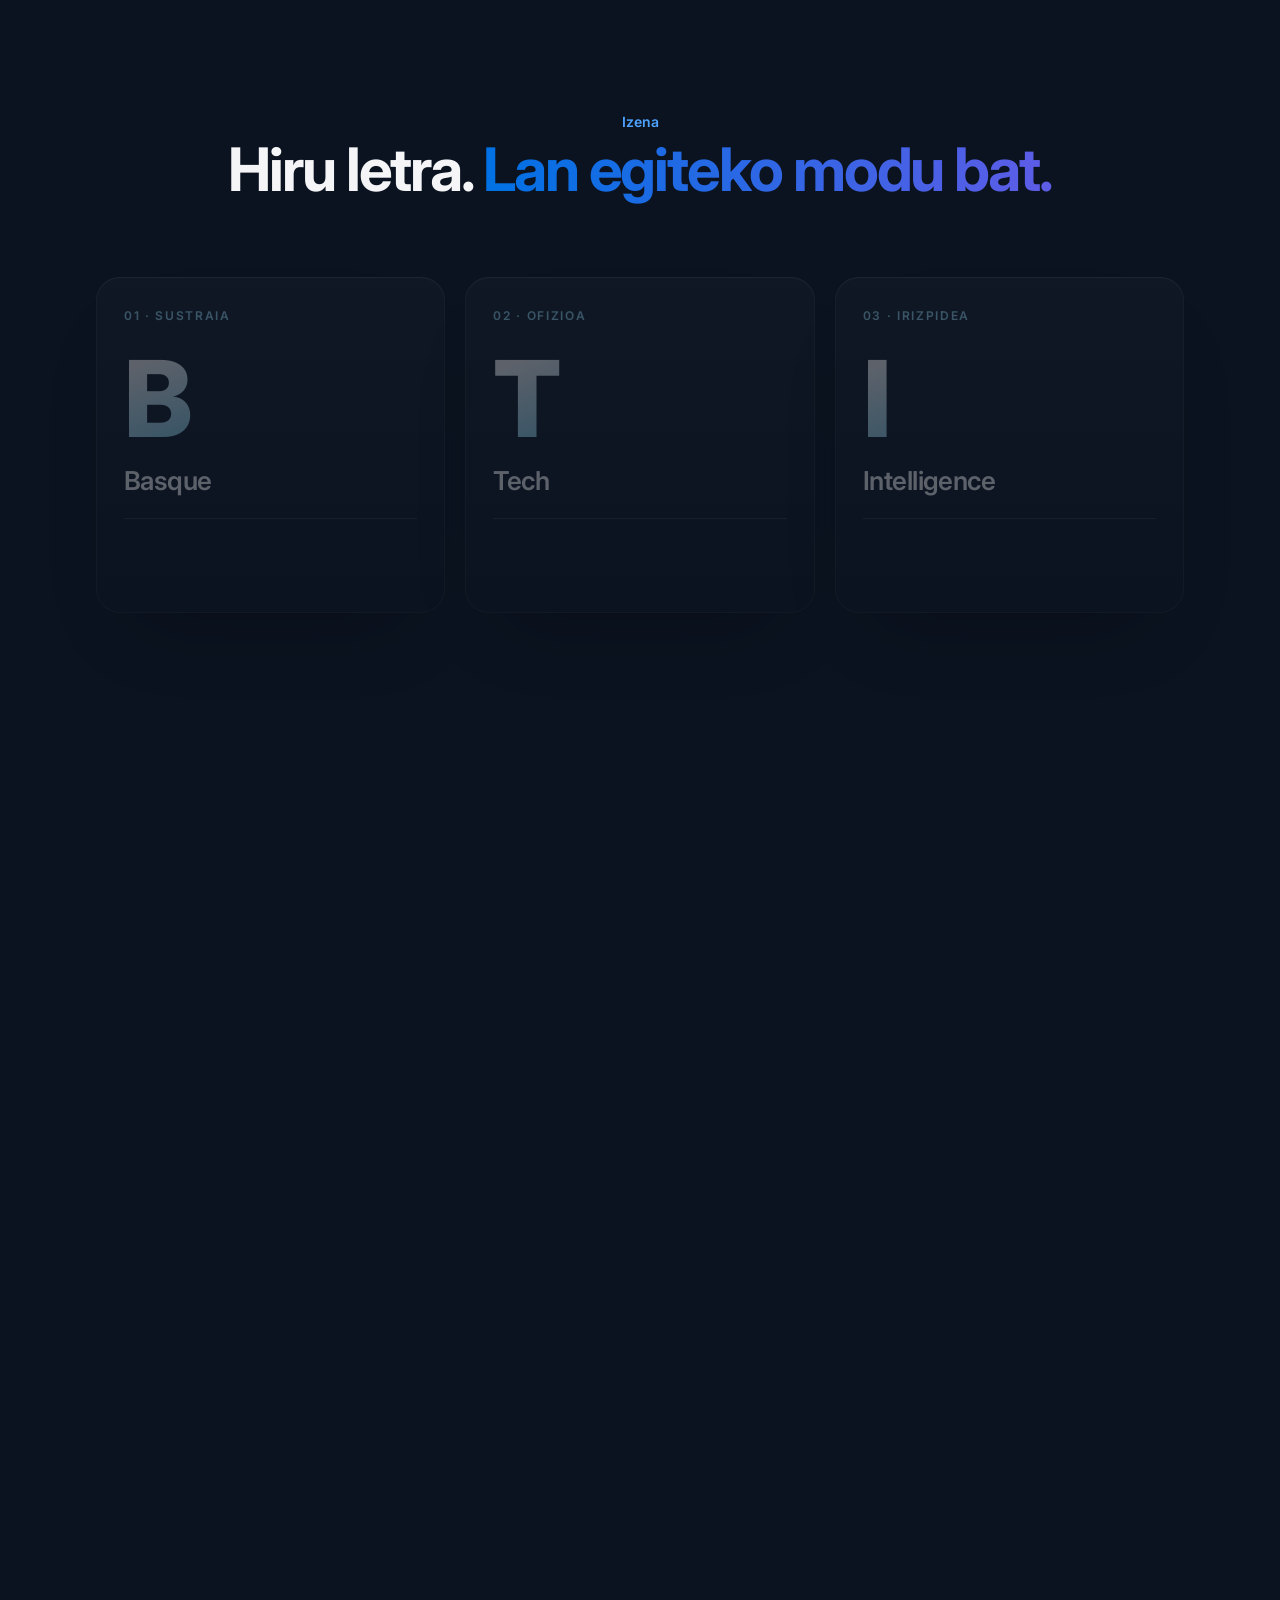
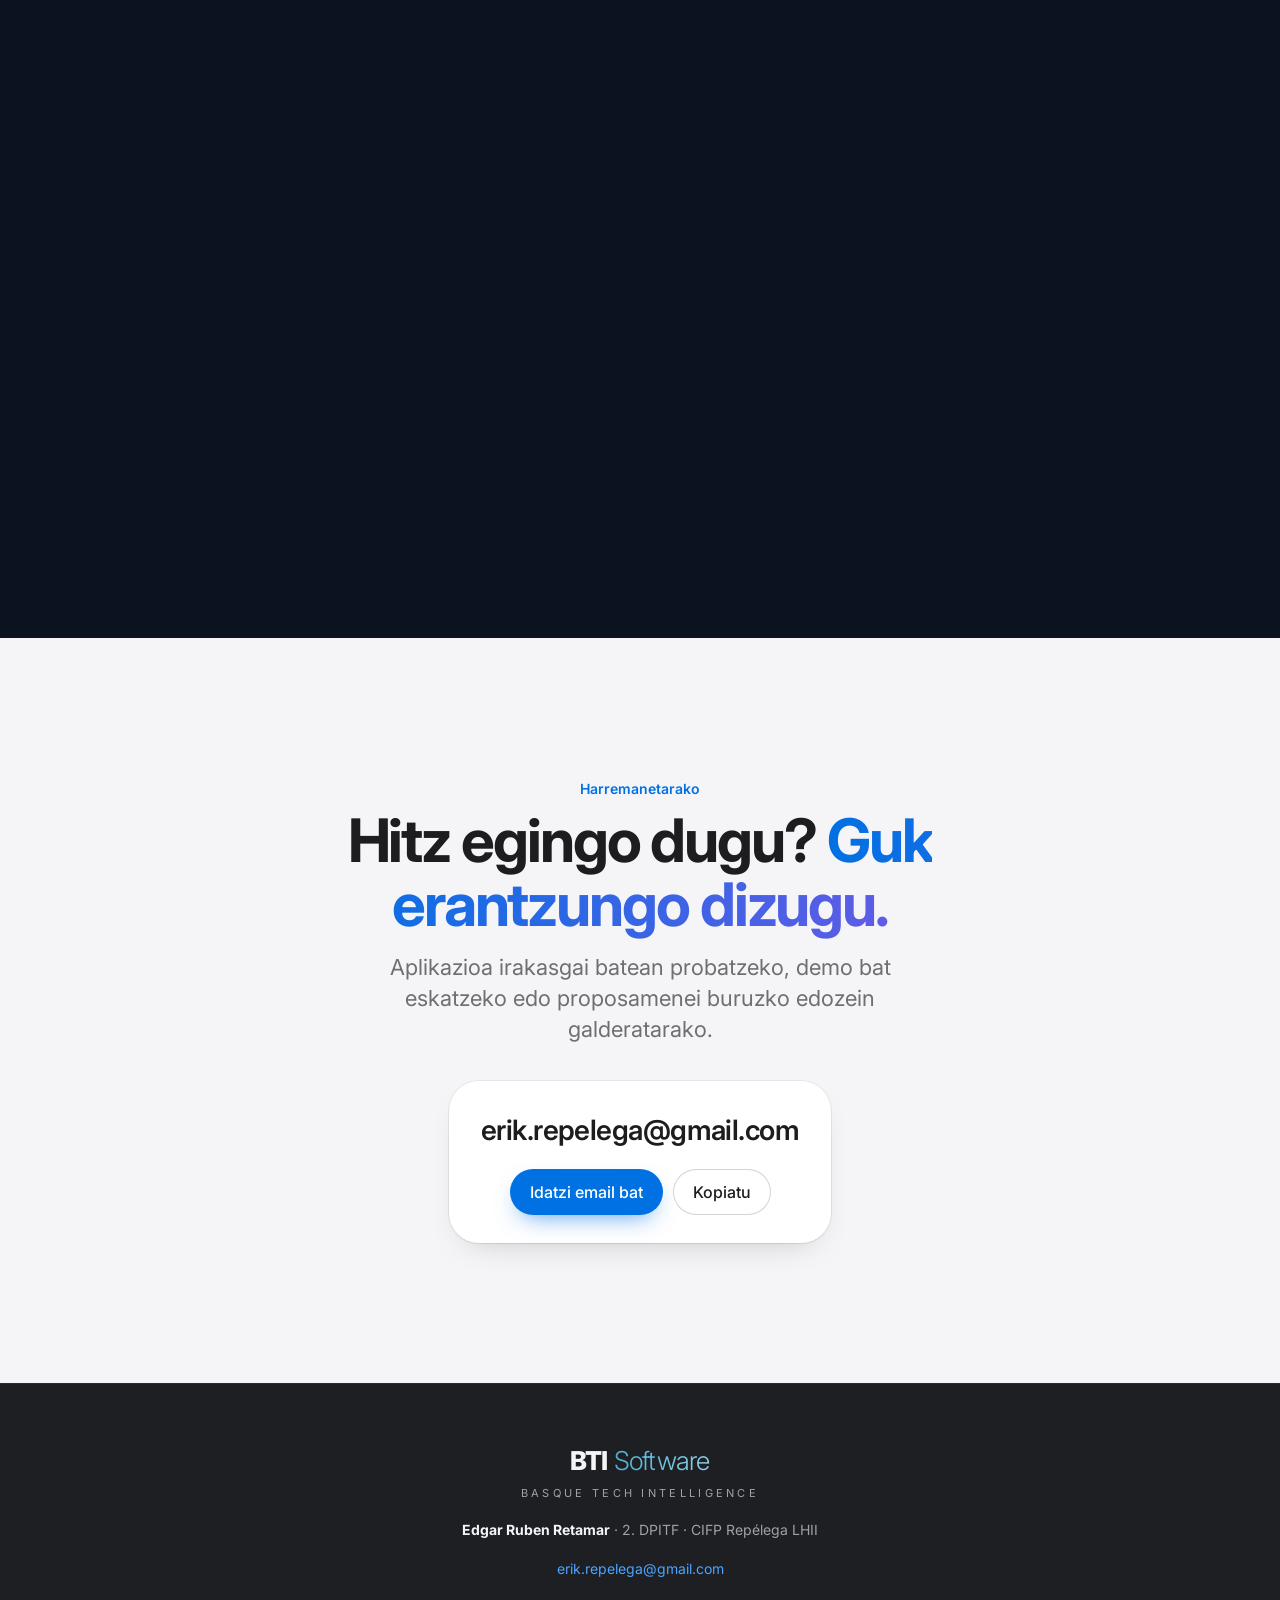
<file: eu/filosofia.html>
<!doctype html>
<html lang="eu">
<head>
<meta charset="utf-8">
<meta name="viewport" content="width=device-width, initial-scale=1">
<title>Filosofia · BTI Software</title>
<meta name="description" content="BTI Softwareren filosofia: ulertzen den teknologia.">
<link rel="icon" href="../img/bti-icono.svg">
<link rel="preconnect" href="https://fonts.googleapis.com">
<link rel="stylesheet" href="https://fonts.googleapis.com/css2?family=Inter:wght@300;400;500;600;700;800&display=swap">
<link rel="stylesheet" href="../css/estilos.css">
<link rel="alternate" hreflang="es" href="../filosofia.html">
</head>
<body>

<nav class="nav" id="nav">
  <div class="wrap">
    <a href="index.html" class="bti" aria-label="BTI Software"><b>BTI</b><i class="sw">Software</i></a>
    <div class="links"><a href="education.html">Education</a><a href="pro.html">Pro</a><a href="filosofia.html" class="here">Filosofia</a></div><a class="lang" href="../filosofia.html" hreflang="es" lang="es" title="En castellano">ES</a>
  </div>
  <div class="progress" id="progress"></div>
</nav>


<main>
<header class="pad phil-top">
  <div class="wrap center" id="phil-head">
    <p class="eyebrow rv">Filosofia</p>
    <h1 class="h2" id="phil-title">Ulertzen den <span class="grad-edu">teknologia.</span></h1>
    <p class="sub rv d2">Bi adarretan gidatzen gaituena, Fluidoetako ikasgai batetik klimatizazio-kalkulu bateraino.</p>
  </div>
</header>

<!-- Manifestua: hitzak pizten dira behera egin ahala (gakoak main.js-eko KEYS-en) -->
<section class="mani" id="mani">
  <div class="stick"><div class="wrap"><p class="mani-text" id="mani-text">Uste dugu teknologiak gauzak errazago egin behar dituela ulertzeko, ez zailago. Ikasle batek hobeto ikasten duela zergatia ikusten duenean. Teknikari batek hobeto lan egiten duela kalkulua poltsikoan daramanean. Eta adimen artifizialak proposatu egiten duela, baina erabakitzen duena beti pertsona bat dela.</p></div></div>
</section>

<section class="pad grey ideas">
  <div class="wrap center">
    <p class="eyebrow rv">Gure printzipioak</p>
    <h2 class="h2 rv d1">Zazpi ideia. <span class="grad-edu">Berberak denerako.</span></h2>
  </div>
  <div class="wrap">
    <ol class="route" id="route">
      <li class="rail" aria-hidden="true"><i id="route-fill"></i></li>
      <li class="idea rv">
        <span class="dot">01</span>
        <div class="txt"><h3>Lehenik, ulertu.</h3><p>Formularen aurretik, zergatia. Ekik marraztu, animatu eta galdetu egiten du.</p></div>
        <div class="viz v-bulb" aria-hidden="true">
          <svg viewBox="0 0 160 120"><g class="rays"><path d="M80 8v10M44 22l7 7M116 22l-7 7M30 56h10M120 56h10"/></g><path class="glass" d="M80 30a26 26 0 0 0-15 47c3 2 5 6 5 10h20c0-4 2-8 5-10a26 26 0 0 0-15-47z"/><path class="base" d="M71 95h18M73 103h14"/></svg>
          <span class="q">Zergatik?</span>
        </div>
      </li>
      <li class="idea rv">
        <span class="dot">02</span>
        <div class="txt"><h3>IAk proposatzen du. Pertsonek erabakitzen dute.</h3><p>IAk edukia eta kalkulua prestatzen ditu. Irakasleek ikasgai bakoitza balioztatzen dute, eta teknikariak txosten bakoitza sinatzen du.</p></div>
        <div class="viz v-flow" aria-hidden="true">
          <span class="chip ai">IA</span><i class="wire"><b></b></i><span class="chip doc">Proposamena</span><i class="wire"><b></b></i><span class="chip ok"><svg viewBox="0 0 24 24"><circle cx="12" cy="8" r="4"/><path d="M4 21c1-4 4-6 8-6s7 2 8 6"/></svg><em>✓</em></span>
        </div>
      </li>
      <li class="idea rv">
        <span class="dot">03</span>
        <div class="txt"><h3>Zorroztasuna, iturriarekin.</h3><p>Datu tekniko bakoitza araudietatik dator (CTE, RITE), eta kasu ezagun batekin egiaztatzen da.</p></div>
        <div class="viz v-doc" aria-hidden="true">
          <div class="sheet"><i></i><i></i><i></i><i></i></div>
          <span class="stamp s1">CTE</span><span class="stamp s2">RITE</span><span class="stamp s3">✓ kasu ezaguna</span>
        </div>
      </li>
      <li class="idea rv">
        <span class="dot">04</span>
        <div class="txt"><h3>Hemen egina. Bi hizkuntzatan.</h3><p>Euskaditik, gaztelaniaz eta euskaraz, gure ikastetxeentzat eta gure enpresentzat pentsatua.</p></div>
        <div class="viz v-lang" aria-hidden="true">
          <div class="bubble"><span class="es">Hola</span><span class="eu">Kaixo</span></div>
          <div class="switch"><span>ES</span><span>EU</span><i></i></div>
        </div>
      </li>
      <li class="idea rv">
        <span class="dot">05</span>
        <div class="txt"><h3>Poltsikoan.</h3><p>Dena mugikorrean dabil, ezer instalatu gabe: ikasten den lekuan eta lan egiten den lekuan.</p></div>
        <div class="viz v-phone" aria-hidden="true">
          <div class="ph"><i class="b1"></i><i class="b2"></i><i class="b3"></i><i class="b4"></i></div>
          <span class="tag0">0 instalazio</span>
        </div>
      </li>
      <li class="idea rv">
        <span class="dot">06</span>
        <div class="txt"><h3>Txikia eta ondo egina.</h3><p>Gauza gutxi, amaituta eta probatuta, asko erdizka baino hobeto.</p></div>
        <div class="viz v-ring" aria-hidden="true">
          <svg viewBox="0 0 120 120"><circle class="track" cx="60" cy="60" r="48"/><circle class="arc" cx="60" cy="60" r="48" pathLength="100"/><path class="tick" d="M42 61l12 12 25-27" pathLength="1"/></svg>
          <span class="cap">Amaituta eta probatuta</span>
        </div>
      </li>
      <li class="idea rv">
        <span class="dot">07</span>
        <div class="txt"><h3>Ondo kalkulatzea aurreztea ere bada.</h3><p>Neurri egokiko ekipo batek gutxiago kontsumitzen du eta gehiago irauten du. TermikAIk karga kalkulatzen du ekipoa gehiegi ez dimentsionatzeko, eta ikasgelan apunteak mugikorrean daude, inprimatu gabe.</p></div>
        <div class="viz v-size" aria-hidden="true">
          <div class="rows"><div class="row"><span>Begiz</span><b class="bar big"><i></i></b></div><div class="row"><span>Kalkulatuta</span><b class="bar fit"><i></i></b></div></div>
          <span class="cap"><svg viewBox="0 0 24 24"><path d="M5 19c0-8 6-13 15-14-1 9-6 15-14 15"/><path d="M5 19c3-4 6-7 10-9"/></svg>Neurri egokia</span>
        </div>
      </li>
    </ol>
  </div>
</section>

<!-- Izena: hiru txartel, behera egin ahala banan-banan pizten direnak -->
<section class="dark name" id="name">
  <div class="stick"><div class="wrap center">
    <p class="eyebrow">Izena</p>
    <h2 class="h2 nm-title">Hiru letra. <span class="grad-edu">Lan egiteko modu bat.</span></h2>
    <div class="acro" id="acro">
      <div class="nm"><span class="k">01 · Sustraia</span><b>B</b><h3>Basque</h3><i class="hl"></i><small>Hemengoa, hemengoentzat.</small></div>
      <div class="nm"><span class="k">02 · Ofizioa</span><b>T</b><h3>Tech</h3><i class="hl"></i><small>Software teknikoa, lanbide teknikoentzat.</small></div>
      <div class="nm"><span class="k">03 · Irizpidea</span><b>I</b><h3>Intelligence</h3><i class="hl"></i><small>IA, pertsonen zerbitzura.</small></div>
    </div>
  </div></div>
</section>

<!-- Harremanetarako -->
<section class="pad grey contact" id="contacto">
  <div class="wrap center">
    <p class="eyebrow rv">Harremanetarako</p>
    <h2 class="h2 rv d1">Hitz egingo dugu? <span class="grad-edu">Guk erantzungo dizugu.</span></h2>
    <p class="sub rv d2">Aplikazioa irakasgai batean probatzeko, demo bat eskatzeko edo proposamenei buruzko edozein galderatarako.</p>
    <div class="mailbox rv d3">
      <span class="addr" id="mail-addr">erik.repelega@gmail.com</span>
      <div class="mail-btns">
        <a class="pill solid" href="mailto:erik.repelega@gmail.com?subject=BTI%20Software">Idatzi email bat</a>
        <button class="pill ghost" id="mail-copy" type="button">Kopiatu</button>
      </div>
    </div>
  </div>
</section>
</main>

<footer>
  <span class="bti"><b>BTI</b><i class="sw">Software</i></span>
  <p class="tag">Basque Tech Intelligence</p>
  <p><b>Edgar Ruben Retamar</b> · 2. DPITF · CIFP Repélega LHII</p>
  <p><a class="mail" href="mailto:erik.repelega@gmail.com">erik.repelega@gmail.com</a></p>
</footer>

<script src="../js/main.js"></script>
</body>
</html>
</file>
<file: css/estilos.css>
/* Web piloto de BTI Software: estilo Apple (blanco, gris claro, un bloque oscuro), las dos ramas y acceso a informes, demos y vídeos.
   Sin librerías salvo qrcodejs para los QR. Todos los efectos respetan prefers-reduced-motion. */
:root {
  --ink: #1D1D1F; --soft: #6E6E73; --line: #D2D2D7; --grey: #F5F5F7; --white: #FFFFFF;
  --blue: #0071E3; --indigo: #5E5CE6; --petrol: #08516D; --petrol2: #2C7FA0; --water: #2F8BDB;
  --night: #0B1320; --night2: #131E2E;
  --f: 'Inter', -apple-system, 'Segoe UI', Arial, sans-serif;
}
* { box-sizing: border-box; }
html { scroll-behavior: smooth; }
body { margin: 0; background: var(--white); color: var(--ink); font-family: var(--f); font-size: 17px; line-height: 1.5; -webkit-font-smoothing: antialiased; overflow-x: hidden; }
h1, h2, h3, p { margin: 0; }
a { color: inherit; }
img { display: block; max-width: 100%; }
.wrap { max-width: 1120px; margin: 0 auto; padding: 0 16px; }
.grad-sw { background: linear-gradient(90deg, var(--petrol), var(--petrol2)); -webkit-background-clip: text; background-clip: text; color: transparent; }
.grad-edu { background: linear-gradient(90deg, var(--blue), var(--indigo)); -webkit-background-clip: text; background-clip: text; color: transparent; }
.grad-pro { background: linear-gradient(90deg, #4FB0D6, #4DA3FF); -webkit-background-clip: text; background-clip: text; color: transparent; }
.eyebrow { font-size: 14px; font-weight: 600; color: var(--blue); }
.h2 { font-size: clamp(34px, 6vw, 60px); font-weight: 700; letter-spacing: -0.035em; line-height: 1.06; margin-top: 10px; text-wrap: balance; }
.sub { font-size: clamp(18px, 2.4vw, 22px); color: var(--soft); line-height: 1.4; margin-top: 16px; max-width: 40ch; }
.center { text-align: center; } .center .sub { margin-left: auto; margin-right: auto; }
section { position: relative; }
.pad { padding: clamp(72px, 11vw, 140px) 0; }
.grey { background: var(--grey); }

/* Marca (opción A): BTI en negrita y la rama fina en degradado */
.bti { display: inline-flex; align-items: baseline; gap: .26em; letter-spacing: -.045em; line-height: 1; white-space: nowrap; }
.bti b { font-weight: 800; } .bti i { font-style: normal; font-weight: 300; letter-spacing: -.03em; }
.bti .sw { background: linear-gradient(90deg, var(--petrol), var(--petrol2)); -webkit-background-clip: text; background-clip: text; color: transparent; }
.bti .edu { background: linear-gradient(90deg, var(--blue), var(--indigo)); -webkit-background-clip: text; background-clip: text; color: transparent; }
.bti .pro { background: linear-gradient(90deg, var(--petrol2), var(--blue)); -webkit-background-clip: text; background-clip: text; color: transparent; }
.dark .bti .pro { background-image: linear-gradient(90deg, #4FB0D6, #4DA3FF); }

/* ---------- Barra (carbón, igual que el pie) ---------- */
:root { --carbon: #1D1F23; }
.nav { position: fixed; inset: 0 0 auto 0; z-index: 50; height: 60px; display: flex; align-items: center; color: #F5F5F7;
  background: rgba(29,31,35,.9); backdrop-filter: saturate(160%) blur(20px); -webkit-backdrop-filter: saturate(160%) blur(20px);
  border-bottom: 1px solid rgba(255,255,255,.07); box-shadow: 0 8px 24px -16px rgba(0,0,0,.5); }
.nav.on-dark { background: rgba(29,31,35,.9); }
.nav .wrap { display: flex; align-items: center; gap: 22px; width: 100%; }
.nav .bti { font-size: 20px; text-decoration: none; color: #F5F5F7; }
.nav .bti .sw, footer .bti .sw { background-image: linear-gradient(90deg, #4FB0D6, #8FD0EA); }
.nav .links { margin-left: auto; display: flex; gap: 4px; font-size: 15px; font-weight: 500; }
.nav .links a { position: relative; text-decoration: none; padding: 8px 14px; border-radius: 999px; color: rgba(245,245,247,.72);
  transition: color .25s, background-color .25s; }
/* Al pasar: fondo suave y una línea que crece desde el centro; la página actual la lleva siempre */
.nav .links a::after { content: ''; position: absolute; left: 14px; right: 14px; bottom: 3px; height: 2px; border-radius: 2px;
  background: linear-gradient(90deg, #4DA3FF, #8A88FF); transform: scaleX(0); transition: transform .35s cubic-bezier(.2,.7,.2,1); }
.nav .links a:hover { color: #fff; background: rgba(255,255,255,.08); }
.nav .links a:hover::after, .nav .links a.here::after { transform: scaleX(1); }
.nav .links a.here { color: #fff; font-weight: 600; }
.nav .links a:focus-visible, .nav .lang:focus-visible { outline: 2px solid #4DA3FF; outline-offset: 2px; }
/* Cambio de idioma ES / EU (las páginas en euskera están en eu/) */
.nav .lang { margin-left: 6px; font-size: 13px; font-weight: 600; letter-spacing: .05em; padding: 6px 12px; border-radius: 999px; text-decoration: none;
  color: #F5F5F7; box-shadow: 0 0 0 1px rgba(255,255,255,.28) inset; transition: background-color .25s, color .25s, box-shadow .25s; }
.nav .lang:hover { background: #F5F5F7; color: var(--carbon); box-shadow: 0 0 0 1px #F5F5F7 inset; }
@media (prefers-reduced-motion: reduce) { .nav .links a, .nav .links a::after, .nav .lang { transition: none; } }
.progress { position: absolute; left: 0; bottom: -1px; height: 2px; width: 100%; transform-origin: 0 50%; transform: scaleX(0); background: linear-gradient(90deg, var(--petrol2), var(--blue), var(--indigo)); }
@media (max-width: 620px) { .nav .links a.hide-sm { display: none; } }

/* ---------- Portada ---------- */
.hero { min-height: 100vh; padding: 120px 0 0; text-align: center; overflow: hidden; }
.hero .mark { font-size: clamp(40px, 9vw, 92px); }
.hero .tag { margin-top: 14px; font-size: 13px; letter-spacing: .32em; text-transform: uppercase; color: var(--soft); font-weight: 500; }
.hero h1 { margin: 34px auto 0; font-size: clamp(30px, 5vw, 54px); font-weight: 700; letter-spacing: -0.035em; line-height: 1.08; max-width: 18ch; }
.hero h1 .w { display: inline-block; opacity: 0; transform: translateY(.5em); filter: blur(8px); transition: opacity .8s, transform .8s cubic-bezier(.2,.7,.2,1), filter .8s; }
.hero.go h1 .w { opacity: 1; transform: none; filter: none; }
.branches { display: flex; gap: 10px; justify-content: center; margin-top: 30px; flex-wrap: wrap; }
.pill { display: inline-flex; align-items: center; gap: 8px; padding: 11px 20px; border-radius: 999px; font-size: 16px; font-weight: 500; text-decoration: none; transition: transform .25s, box-shadow .25s; }
.pill:hover { transform: translateY(-2px); }
.pill.solid { background: var(--blue); color: #fff; box-shadow: 0 10px 24px -10px rgba(0,113,227,.7); }
.pill.ghost { background: #fff; color: var(--ink); box-shadow: 0 0 0 1px var(--line) inset; }
.fan { position: relative; height: clamp(380px, 62vw, 640px); max-width: 900px; margin: 56px auto 0; perspective: 1400px; }
.phone { position: absolute; left: 50%; top: 0; width: clamp(160px, 26vw, 270px); aspect-ratio: 500 / 1058; border-radius: 15% / 7%; background: #111; padding: clamp(4px, .6vw, 6px);
  box-shadow: 0 40px 80px -30px rgba(0,0,0,.45), 0 0 0 1px #2c2c2e inset; will-change: transform; }
.phone img, .phone iframe { width: 100%; height: 100%; object-fit: cover; object-position: top; border-radius: 13% / 6.2%; border: 0; background: #fff; }
.glow { position: absolute; inset: auto 10% -10% 10%; height: 60%; background: radial-gradient(closest-side, rgba(0,113,227,.18), transparent); filter: blur(30px); }
.scroll-hint { position: absolute; left: 50%; bottom: 22px; transform: translateX(-50%); font-size: 12px; color: var(--soft); display: grid; justify-items: center; gap: 6px; z-index: 3; }
.scroll-hint span { width: 22px; height: 34px; border-radius: 12px; box-shadow: 0 0 0 1.5px var(--soft) inset; position: relative; }
.scroll-hint span::after { content: ''; position: absolute; left: 50%; top: 7px; width: 3px; height: 7px; margin-left: -1.5px; border-radius: 2px; background: var(--soft); animation: hint 1.8s infinite; }
@keyframes hint { 0% { transform: translateY(0); opacity: 1; } 70% { transform: translateY(10px); opacity: 0; } 100% { opacity: 0; } }

/* ---------- Revelado al entrar ---------- */
.rv { opacity: 0; transform: translateY(34px); transition: opacity 1s, transform 1s cubic-bezier(.2,.7,.2,1); }
.rv.in { opacity: 1; transform: none; }
.rv.d1 { transition-delay: .1s; } .rv.d2 { transition-delay: .2s; } .rv.d3 { transition-delay: .3s; }

/* ---------- Matriz y ramas ---------- */
.two { display: grid; gap: 18px; margin-top: 54px; }
@media (min-width: 800px) { .two { grid-template-columns: 1fr 1fr; } }
.branch { position: relative; border-radius: 30px; padding: clamp(28px, 4vw, 44px); overflow: hidden; text-decoration: none; display: grid; gap: 14px; min-height: 380px; align-content: start;
  background: #fff; box-shadow: 0 1px 0 rgba(0,0,0,.04), 0 20px 50px -30px rgba(0,0,0,.25); transition: transform .4s cubic-bezier(.2,.7,.2,1); isolation: isolate; }
.branch::before { content: ''; position: absolute; inset: 0; z-index: -1; opacity: 0; transition: opacity .3s;
  background: radial-gradient(420px circle at var(--mx, 50%) var(--my, 50%), var(--spot, rgba(0,113,227,.12)), transparent 60%); }
.branch:hover::before { opacity: 1; }
.branch.dark { background: var(--night); color: #F5F5F7; --spot: rgba(77,163,255,.18); }
.branch .bti { font-size: 34px; }
.branch h3 { font-size: clamp(24px, 3vw, 32px); letter-spacing: -0.03em; line-height: 1.15; font-weight: 700; }
.branch p { color: var(--soft); } .branch.dark p { color: #A1A1A6; }
.branch .go { margin-top: 6px; font-weight: 600; color: var(--blue); } .branch.dark .go { color: #4DA3FF; }
.branch .art { position: absolute; right: -24px; bottom: -110px; width: 40%; max-width: 230px; transform: rotate(-8deg); border-radius: 26px; box-shadow: 0 30px 60px -20px rgba(0,0,0,.4); transition: transform .6s cubic-bezier(.2,.7,.2,1); }
.branch:hover .art { transform: rotate(-4deg) translateY(-12px); }
.branch .text { max-width: 58%; display: grid; gap: 14px; }
@media (max-width: 520px) { .branch .text { max-width: 100%; } .branch .art { position: relative; right: auto; bottom: auto; width: 60%; margin: 10px 0 -60px auto; } }

/* ---------- Historia con el móvil fijo ---------- */
.story { height: 320vh; }
.story .stick { position: sticky; top: 0; height: 100vh; display: grid; align-items: center; overflow: hidden; }
.story .grid { display: grid; gap: 30px; align-items: center; }
@media (min-width: 860px) { .story .grid { grid-template-columns: 1fr 1fr; } }
.steps { position: relative; min-height: 260px; }
.st { position: absolute; inset: 0; opacity: 0; transform: translateY(30px); transition: opacity .6s, transform .6s cubic-bezier(.2,.7,.2,1); pointer-events: none; }
.st.on { opacity: 1; transform: none; pointer-events: auto; }
.st .k { font-size: 14px; font-weight: 700; color: var(--blue); letter-spacing: .08em; }
.st h3 { font-size: clamp(34px, 5vw, 56px); font-weight: 700; letter-spacing: -0.04em; line-height: 1.04; margin-top: 8px; }
.st ul { list-style: none; padding: 0; margin: 20px 0 0; display: grid; gap: 10px; font-size: 19px; }
.st li { display: flex; gap: 10px; align-items: center; } .st li::before { content: ''; width: 8px; height: 8px; border-radius: 50%; background: var(--blue); flex: none; }
.dots { display: flex; gap: 8px; margin-top: 28px; } .dots i { width: 8px; height: 8px; border-radius: 4px; background: var(--line); transition: width .4s, background .4s; } .dots i.on { width: 28px; background: var(--blue); }
.story .stage { position: relative; height: min(76vh, 640px); display: grid; place-items: center; }
.story .phone { position: relative; left: auto; top: auto; width: auto; height: 100%; }
.story .phone img { position: absolute; inset: clamp(4px, .6vw, 6px); width: calc(100% - 2 * clamp(4px, .6vw, 6px)); height: calc(100% - 2 * clamp(4px, .6vw, 6px)); opacity: 0; transform: scale(1.04); transition: opacity .7s, transform .9s; }
.story .phone img.on { opacity: 1; transform: none; }
@media (max-width: 859px) { .story .stage { height: 52vh; order: -1; } .steps { min-height: 230px; } }

/* ---------- Lección de Eki ---------- */
.lesson { display: grid; gap: 22px; margin-top: 48px; background: #fff; border-radius: 32px; padding: clamp(18px, 3vw, 34px); box-shadow: 0 30px 70px -40px rgba(0,0,0,.35); }
@media (min-width: 900px) { .lesson { grid-template-columns: 1.25fr 1fr; align-items: center; } }
.board { position: relative; border-radius: 22px; overflow: hidden; background: #FBFBFD; box-shadow: 0 0 0 1px #ECECF0 inset;
  background-image: linear-gradient(#EEF1F6 1px, transparent 1px), linear-gradient(90deg, #EEF1F6 1px, transparent 1px); background-size: 26px 26px; }
.board svg { display: block; width: 100%; height: auto; }
.board .label { font: 600 clamp(13px, 3.4vw, 15px) var(--f); fill: var(--soft); }
.board .pipe-o { fill: none; stroke: #C9CED6; stroke-width: 26; stroke-linecap: round; stroke-linejoin: round; }
.board .pipe-i { fill: none; stroke: #fff; stroke-width: 18; stroke-linecap: round; stroke-linejoin: round; }
.board .water { fill: none; stroke: var(--water); stroke-width: 18; stroke-linecap: round; stroke-dasharray: 1; stroke-dashoffset: 1; transition: stroke-dashoffset 1.2s cubic-bezier(.4,0,.2,1); }
.board .water.full { stroke-dashoffset: 0; }
.board .vent { opacity: 0; transform: translateY(20px); transition: opacity .6s, transform .8s cubic-bezier(.2,.7,.2,1); }
.board .vent.on { opacity: 1; transform: none; }
.board .air { opacity: 0; } .board .vent.on .air { opacity: 1; }
.board .smell { opacity: 0; transition: opacity .5s; } .board .smell.on { opacity: 1; }
.board .stop { opacity: 0; transition: opacity .4s; } .board .stop.on { opacity: 1; }
.board .basin { fill: #fff; stroke: #C9CED6; stroke-width: 3; }
.coach { display: grid; gap: 16px; }
.eki-row { display: flex; gap: 14px; align-items: flex-end; }
.eki { width: clamp(84px, 11vw, 120px); flex: none; animation: bob 3.2s ease-in-out infinite; transform-origin: 50% 100%; }
.eki.talk { animation: bob 3.2s ease-in-out infinite, nod .5s ease-in-out 2; }
@keyframes bob { 50% { transform: translateY(-6px); } }
@keyframes nod { 50% { rotate: -4deg; } }
.say { position: relative; background: var(--grey); border-radius: 20px 20px 20px 6px; padding: 16px 18px; font-size: 18px; line-height: 1.45; min-height: 110px; flex: 1; }
.say b { color: var(--blue); font-weight: 600; }
.say .caret { display: inline-block; width: 2px; height: 1em; background: var(--blue); vertical-align: -2px; margin-left: 2px; animation: blink .9s steps(1) infinite; }
@keyframes blink { 50% { opacity: 0; } }
.ctrl { display: flex; align-items: center; gap: 10px; flex-wrap: wrap; }
.btn { appearance: none; border: 0; font: 600 16px var(--f); border-radius: 999px; padding: 12px 22px; cursor: pointer; background: var(--blue); color: #fff; transition: transform .2s, background .2s; }
.btn:hover { transform: translateY(-1px); } .btn.sec { background: #fff; color: var(--ink); box-shadow: 0 0 0 1px var(--line) inset; }
.btn:disabled { opacity: .4; cursor: default; transform: none; }
.ldots { display: flex; gap: 6px; margin-left: auto; } .ldots i { width: 7px; height: 7px; border-radius: 4px; background: var(--line); transition: width .3s, background .3s; } .ldots i.on { width: 22px; background: var(--blue); }
.quiz { display: grid; gap: 8px; } .quiz[hidden] { display: none; }
.opt { text-align: left; background: #fff; color: var(--ink); box-shadow: 0 0 0 1px var(--line) inset; border-radius: 14px; padding: 13px 16px; font-weight: 500; }
.opt.ok { background: #E8F6EE; box-shadow: 0 0 0 2px #1E9E5A inset; } .opt.ko { background: #F4F4F6; color: var(--soft); text-decoration: line-through; }
.confetti { position: absolute; inset: 0; pointer-events: none; overflow: hidden; }
.confetti i { position: absolute; width: 8px; height: 12px; border-radius: 2px; top: 40%; left: 50%; animation: pop 1.2s cubic-bezier(.2,.7,.3,1) forwards; }
@keyframes pop { to { transform: translate(var(--x), var(--y)) rotate(var(--r)); opacity: 0; } }

/* ---------- Cifras ---------- */
.nums { display: grid; grid-template-columns: repeat(2, 1fr); gap: 12px; margin-top: 46px; }
@media (min-width: 800px) { .nums { grid-template-columns: repeat(4, 1fr); } }
.num { background: #fff; border-radius: 26px; padding: 26px 22px; }
.grey .num { background: #fff; } .dark .num { background: var(--night2); }
.num .n { font-size: clamp(48px, 7vw, 72px); font-weight: 800; letter-spacing: -0.05em; line-height: 1; display: block; }
.num b { display: block; margin-top: 10px; font-size: 18px; } .num small { color: var(--soft); font-size: 14px; } .dark .num small { color: #A1A1A6; }

/* ---------- Demo en vivo ---------- */
.live { display: grid; gap: 30px; align-items: center; margin-top: 40px; }
@media (min-width: 860px) { .live { grid-template-columns: 1fr auto; } }
.live .phone { position: relative; left: auto; width: min(320px, 78vw); margin: 0 auto; }
.live .cover-btn { position: absolute; inset: clamp(4px, .6vw, 6px); border-radius: 13% / 6.2%; overflow: hidden; border: 0; padding: 0; cursor: pointer; background: #000; }
.live .cover-btn img { width: 100%; height: 100%; object-fit: cover; object-position: top; border-radius: 0; opacity: .55; transition: opacity .3s, transform .6s; }
.live .cover-btn:hover img { opacity: .4; transform: scale(1.03); }
.live .cover-btn span { position: absolute; inset: 0; display: grid; place-items: center; align-content: center; gap: 12px; color: #fff; font: 600 17px var(--f); }
.live .cover-btn span i { width: 66px; height: 66px; border-radius: 50%; background: rgba(255,255,255,.22); backdrop-filter: blur(10px); display: grid; place-items: center; animation: pulse 2s infinite; }
@keyframes pulse { 0% { box-shadow: 0 0 0 0 rgba(255,255,255,.5); } 100% { box-shadow: 0 0 0 22px rgba(255,255,255,0); } }
.checks { list-style: none; padding: 0; margin: 24px 0 0; display: grid; gap: 12px; }
.checks li { display: flex; gap: 12px; align-items: flex-start; font-size: 18px; }
.checks li svg { width: 24px; height: 24px; flex: none; stroke: var(--blue); fill: none; stroke-width: 2; stroke-linecap: round; stroke-linejoin: round; margin-top: 1px; }

/* ---------- Flujo ---------- */
.flow { position: relative; display: grid; gap: 16px; margin-top: 48px; }
@media (min-width: 800px) { .flow { grid-template-columns: repeat(4, 1fr); } }
.fl { background: var(--grey); border-radius: 24px; padding: 24px; position: relative; }
.fl small { font-size: 12px; font-weight: 700; color: var(--blue); letter-spacing: .08em; }
.fl h3 { font-size: 22px; margin-top: 6px; letter-spacing: -0.02em; } .fl p { color: var(--soft); margin-top: 4px; }
.fl .ln { position: absolute; left: 24px; right: 24px; top: 0; height: 3px; border-radius: 2px; background: linear-gradient(90deg, var(--blue), var(--indigo)); transform: scaleX(0); transform-origin: 0 50%; transition: transform .8s cubic-bezier(.2,.7,.2,1); }
.fl.in .ln { transform: scaleX(1); }
.phases { display: grid; gap: 14px; margin-top: 30px; }
@media (min-width: 800px) { .phases { grid-template-columns: repeat(3, 1fr); } }
.ph { border-radius: 24px; padding: 24px; box-shadow: 0 0 0 1px var(--line) inset; }
.ph .k { width: 34px; height: 34px; border-radius: 50%; display: grid; place-items: center; background: var(--blue); color: #fff; font-weight: 700; }
.ph small { display: block; margin-top: 14px; color: var(--blue); font-weight: 600; font-size: 13px; } .ph h3 { margin-top: 4px; font-size: 20px; } .ph p { color: var(--soft); margin-top: 6px; font-size: 16px; }

/* ---------- BTI Pro (oscuro) ---------- */
.dark { background: var(--night); color: #F5F5F7; }
.dark .eyebrow { color: #4DA3FF; } .dark .sub { color: #A1A1A6; }
.tk-logo { width: 74px; height: 74px; border-radius: 18px; box-shadow: 0 20px 40px -14px rgba(77,163,255,.5); }
.tksteps { display: grid; gap: 16px; margin-top: 50px; }
@media (min-width: 860px) { .tksteps { grid-template-columns: repeat(3, 1fr); } }
.tks { background: var(--night2); border-radius: 28px; padding: 26px 26px 0; overflow: hidden; display: grid; gap: 8px; align-content: start; }
.tks .k { font-size: 12px; font-weight: 700; letter-spacing: .08em; color: #4DA3FF; } .tks h3 { font-size: 24px; letter-spacing: -0.02em; } .tks p { color: #A1A1A6; }
.tks .peek { margin: 18px auto 0; width: 70%; aspect-ratio: 500 / 560; overflow: hidden; border-radius: 24px 24px 0 0; background: #111; padding: 6px 6px 0; transition: transform .6s cubic-bezier(.2,.7,.2,1); }
.tks:hover .peek { transform: translateY(-10px); }
.tks .peek img { width: 100%; border-radius: 19px 19px 0 0; }
.norms { display: flex; flex-wrap: wrap; gap: 8px; margin-top: 26px; }
.norms span { padding: 8px 14px; border-radius: 999px; font-size: 14px; background: rgba(255,255,255,.07); color: #D2D2D7; }
.disc { margin-top: 18px; font-size: 13px; color: #86868B; max-width: 70ch; }

/* ---------- Informes, demos y QR ---------- */
.docs { display: grid; gap: 18px; margin-top: 50px; }
@media (min-width: 860px) { .docs { grid-template-columns: 1fr 1fr; } }
.doc { border-radius: 30px; padding: clamp(24px, 3vw, 36px); background: #fff; box-shadow: 0 20px 50px -34px rgba(0,0,0,.3); display: grid; gap: 18px; align-content: start; }
.doc .bti { font-size: 28px; } .doc h3 { font-size: 24px; letter-spacing: -0.02em; }
.qrs { display: grid; grid-template-columns: 1fr 1fr; gap: 12px; }
.qr-card { border-radius: 22px; padding: 16px; background: var(--grey); display: grid; gap: 10px; justify-items: center; text-align: center; text-decoration: none; transition: transform .25s; }
.qr-card:hover { transform: translateY(-3px); }
.qr-card .qr { width: 100%; max-width: 150px; aspect-ratio: 1; background: #fff; border-radius: 14px; padding: 10px; }
.qr-card .qr img, .qr-card .qr canvas { width: 100% !important; height: auto !important; }
.qr-card b { font-size: 16px; } .qr-card small { display: block; font-size: 13px; color: var(--soft); font-weight: 400; }
.dl { display: flex; align-items: center; justify-content: space-between; gap: 12px; padding: 16px 18px; border-radius: 18px; box-shadow: 0 0 0 1px var(--line) inset; text-decoration: none; transition: background .2s; }
.dl:hover { background: var(--grey); } .dl b { display: block; } .dl small { color: var(--soft); }
.dl svg { width: 26px; height: 26px; stroke: var(--blue); fill: none; stroke-width: 1.8; stroke-linecap: round; stroke-linejoin: round; flex: none; }

footer { padding: 64px 16px 72px; text-align: center; color: #A1A1A6; font-size: 14px; background: var(--carbon); border-top: 1px solid rgba(255,255,255,.06); }
footer .bti { font-size: 26px; color: #F5F5F7; } footer b { color: #F5F5F7; } footer .tag { letter-spacing: .3em; font-size: 11px; text-transform: uppercase; margin-top: 10px; }
footer p { margin-top: 18px; }

@media (prefers-reduced-motion: reduce) {
  *, *::before, *::after { animation: none !important; transition: none !important; }
  .rv, .hero h1 .w { opacity: 1; transform: none; filter: none; }
}

/* ---------- Accesos de la portada ---------- */
.tiles { display: grid; gap: 12px; margin-top: 44px; }
@media (min-width: 760px) { .tiles { grid-template-columns: 1fr 1fr; } }
.tile { display: flex; align-items: center; gap: 16px; padding: 18px 20px; border-radius: 24px; background: var(--grey); text-decoration: none; transition: transform .3s cubic-bezier(.2,.7,.2,1), background .3s; }
.tile:hover { transform: translateY(-3px); background: #EDEDF2; }
.tile img, .tile svg { width: 58px; height: 58px; flex: none; border-radius: 14px; object-fit: cover; object-position: top; }
.tile svg { padding: 12px; background: #fff; fill: none; stroke: var(--blue); stroke-width: 1.7; stroke-linecap: round; stroke-linejoin: round; }
.tile b { display: block; font-size: 18px; letter-spacing: -0.01em; } .tile small { color: var(--soft); font-size: 15px; }
.tile i { margin-left: auto; font-style: normal; font-size: 28px; color: var(--blue); line-height: 1; transition: transform .3s; }
.tile:hover i { transform: translateX(4px); }

/* ---------- Móvil ---------- */
@media (max-width: 600px) {
  .pad { padding: 64px 0; }
  .hero { padding-top: 92px; min-height: auto; }
  .hero .tag { letter-spacing: .22em; font-size: 11px; }
  .fan { height: 118vw; margin-top: 36px; }
  .phone { width: 46vw; }
  .scroll-hint { display: none; }
  .nav .wrap { gap: 6px; } .nav .bti { font-size: 17px; }
  .nav .links { gap: 0; font-size: 14px; } .nav .links a { padding: 7px 7px; } .nav .links a::after { left: 7px; right: 7px; }
  .nav .lang { padding: 5px 8px; font-size: 12px; margin-left: 2px; letter-spacing: .02em; }
  .lesson { padding: 12px; border-radius: 26px; margin-top: 32px; }
  .say { font-size: 16px; min-height: 120px; }
  .eki { width: 70px; }
  .ctrl .btn { padding: 11px 18px; }
  .story { height: 300vh; }
  .story .stick { align-items: start; padding-top: 64px; }
  .story .grid { gap: 14px; }
  .story .stage { height: 46vh; }
  .st h3 { font-size: 30px; } .st ul { font-size: 16px; margin-top: 12px; gap: 6px; }
  .steps { min-height: 250px; }
  .dots { margin-top: 0; }
  .num { padding: 20px 16px; border-radius: 20px; }
  .doc { border-radius: 24px; }
  .qr-card { padding: 12px; }
  .tks .peek { width: 78%; }
}

/* ---------- Filosofía ---------- */
/* Primer bloque de Education y Pro: mismo aire bajo la barra que Filosofía (en el móvil .pad se queda en 64px y la barra se come casi todo) */
.pad.top { padding-top: clamp(120px, 16vw, 180px); }
.phil-top { padding-top: clamp(120px, 16vw, 180px); padding-bottom: 0; }
.phil-top .h2 { font-size: clamp(40px, 8vw, 84px); }
/* Manifiesto fijo: cada palabra se enciende según lo bajado (main.js) */
.mani { height: 240vh; }
.mani .stick { position: sticky; top: 0; height: 100vh; display: flex; align-items: center; }
.mani-text { font-size: clamp(28px, 4.6vw, 54px); font-weight: 700; letter-spacing: -0.03em; line-height: 1.18; max-width: 24ch; margin: 0 auto; text-align: center; text-wrap: balance; }
.mani-text .w { color: var(--ink); opacity: .14; transition: opacity .35s, color .35s; }
.mani-text .w.on { opacity: 1; }
.mani-text .w.key.on { color: var(--blue); }
.prs { display: grid; gap: 14px; margin-top: 48px; }
@media (min-width: 720px) { .prs { grid-template-columns: 1fr 1fr; } }
@media (min-width: 1000px) { .prs { grid-template-columns: repeat(3, 1fr); } }
.pr { position: relative; overflow: hidden; background: #fff; border-radius: 28px; padding: 28px; transition: transform .35s cubic-bezier(.2,.7,.2,1), box-shadow .35s; isolation: isolate; }
.pr::before { content: ''; position: absolute; inset: 0; z-index: -1; opacity: 0; transition: opacity .3s; background: radial-gradient(320px circle at var(--mx, 50%) var(--my, 50%), rgba(0,113,227,.10), transparent 60%); }
.pr:hover { transform: translateY(-4px); box-shadow: 0 24px 50px -30px rgba(0,0,0,.25); } .pr:hover::before { opacity: 1; }
.pr svg { width: 44px; height: 44px; fill: none; stroke: var(--blue); stroke-width: 1.6; stroke-linecap: round; stroke-linejoin: round; }
.pr small { display: block; margin-top: 18px; font-size: 12px; font-weight: 700; color: var(--soft); letter-spacing: .1em; }
.pr h3 { font-size: 24px; letter-spacing: -0.02em; line-height: 1.15; margin-top: 4px; }
.pr p { color: var(--soft); margin-top: 8px; }

/* ---------- Contacto ---------- */
.mailbox { display: inline-grid; gap: 18px; justify-items: center; margin-top: 36px; padding: 28px 32px; border-radius: 30px; background: #fff; max-width: 100%; }
.mailbox .addr { font-size: clamp(19px, 3.4vw, 28px); font-weight: 600; letter-spacing: -0.02em; overflow-wrap: anywhere; }
.mail-btns { display: flex; gap: 10px; flex-wrap: wrap; justify-content: center; }
.mail-btns button { font-family: var(--f); border: 0; cursor: pointer; }
footer a.mail { color: #4DA3FF; text-decoration: none; transition: color .2s; } footer a.mail:hover { color: #8A88FF; }
@media (max-width: 600px) {
  .mani { height: 220vh; }
  .mailbox { padding: 22px 18px; border-radius: 24px; }
  .pr { padding: 22px; border-radius: 24px; }
}
/* «Para llevar» de Education y Pro: tres QR (app, vídeo e informe) */
.doc.take { max-width: 760px; margin: 50px auto 0; }
.qrs.three { grid-template-columns: repeat(3, 1fr); }
/* En el móvil, un QR por fila y grande: así se puede enseñar la pantalla para que otro lo escanee */
@media (max-width: 600px) { .qrs, .qrs.three { grid-template-columns: 1fr; gap: 14px; } .qr-card { padding: 20px; } .qr-card .qr { max-width: 250px; padding: 14px; } .qr-card b { font-size: 18px; } }

/* ---------- Pro: la escena 3D movida con el scroll ---------- */
.film { height: 650vh; background: #000; }
.film .stick { position: sticky; top: 0; height: 100vh; overflow: hidden; }
.film .screen { position: absolute; inset: 0; background: #000; }
.film iframe { width: 100%; height: 100%; border: 0; display: block; pointer-events: none; opacity: 0; transition: opacity 1s; }
.film.ready iframe { opacity: 1; }
.film .load { position: absolute; inset: 0; display: grid; place-items: center; color: #6E6E73; font-size: 14px; letter-spacing: .1em; }
.film.ready .load { display: none; }
.film .caps { position: absolute; left: 0; right: 0; bottom: 11vh; height: 0; pointer-events: none; }
.fc { position: absolute; left: 16px; right: 16px; bottom: 0; text-align: center; color: #F5F5F7; font-size: clamp(30px, 4.6vw, 60px); font-weight: 600; letter-spacing: -0.03em; line-height: 1.1;
  opacity: 0; transform: translateY(18px); filter: blur(6px); transition: opacity .5s, transform .7s cubic-bezier(.2,.7,.2,1), filter .5s; text-shadow: 0 6px 34px rgba(0,0,0,.75); }
.fc small { display: block; font-size: 13px; font-weight: 500; letter-spacing: .32em; text-transform: uppercase; color: #9FD8FF; margin-bottom: 10px; }
.fc.on { opacity: 1; transform: none; filter: none; }
.film-hint { position: absolute; left: 0; right: 0; bottom: 4vh; text-align: center; font-size: 12px; letter-spacing: .3em; text-transform: uppercase; color: #8E8E93; transition: opacity .4s; }
.film.moved .film-hint { opacity: 0; }
.film-bar { position: absolute; left: 0; bottom: 0; height: 2px; width: 100%; background: linear-gradient(90deg, #2C7FA0, #4DA3FF); transform-origin: 0 50%; transform: scaleX(0); }
/* En vertical, la escena va en una franja panorámica y los rótulos debajo */
@media (max-aspect-ratio: 1/1) {
  .film { height: 560vh; }
  .film .screen { inset: auto 0; top: calc(50% - 28vw - 70px); aspect-ratio: 16 / 9; }
  .film .caps { bottom: auto; top: calc(50% + 28vw - 40px); }
  .fc { top: 0; bottom: auto; font-size: clamp(28px, 7.6vw, 44px); text-shadow: none; }
}
/* En horizontal, al final manda el logo de la escena: sin rótulo encima */
@media (min-aspect-ratio: 1/1) { .fc.last { display: none; } }

/* Próximamente en Pro: las tarjetas de filosofía en versión oscura, con su estado */
.dark .pr { background: #1C1C1E; box-shadow: 0 0 0 1px rgba(255,255,255,.07) inset; }
.dark .pr::before { background: radial-gradient(320px circle at var(--mx, 50%) var(--my, 50%), rgba(77,163,255,.16), transparent 60%); }
.dark .pr svg { stroke: #4DA3FF; }
.dark .pr p { color: #A1A1A6; }
.pr .state { display: inline-block; margin-top: 18px; padding: 4px 10px; border-radius: 99px; font-size: 12px; font-weight: 600; color: #4DA3FF; background: rgba(77,163,255,.12); }
.soon { padding-top: 0; }

/* ---------- Filosofía: efectos ---------- */
/* Título: cada palabra llega desenfocada y se asienta; al bajar, la cabecera se aleja */
.phil-top { overflow: hidden; }
#phil-head { will-change: transform, opacity; }
#phil-title .w { display: inline-block; opacity: 0; filter: blur(14px); transform: translateY(.35em) scale(.94); transition: opacity 1.1s, filter 1.1s, transform 1.3s cubic-bezier(.2,.7,.2,1); }
#phil-title .grad-edu .w { background: inherit; -webkit-background-clip: text; background-clip: text; color: transparent; padding-bottom: .08em; }
#phil-title.go .w { opacity: 1; filter: none; transform: none; }

/* Manifiesto: las palabras se enfocan al encenderse y las clave se subrayan */
.mani-text .w { display: inline-block; filter: blur(5px); transform: translateY(.14em); transition: opacity .5s, filter .6s, transform .6s cubic-bezier(.2,.7,.2,1), color .4s; }
.mani-text .w.on { filter: none; transform: none; }
.mani-text .w.key { position: relative; }
.mani-text .w.key::after { content: ''; position: absolute; left: 0; right: .25em; bottom: .02em; height: .08em; border-radius: 1em; background: linear-gradient(90deg, var(--blue), var(--indigo)); transform: scaleX(0); transform-origin: 0 50%; transition: transform .8s .25s cubic-bezier(.2,.7,.2,1); }
.mani-text .w.key.on::after { transform: scaleX(1); }

/* Principios: el icono se dibuja al aparecer y la tarjeta se inclina hacia el ratón */
.pr { transition: opacity 1s, transform .5s cubic-bezier(.2,.7,.2,1), box-shadow .35s; transform-style: preserve-3d; }
.pr svg .draw { stroke-dasharray: 1; stroke-dashoffset: 1; transition: stroke-dashoffset 1.6s .35s cubic-bezier(.4,0,.2,1); }
.pr.in svg .draw { stroke-dashoffset: 0; }
.pr.in.tilt { transform: perspective(900px) rotateX(var(--rx, 0deg)) rotateY(var(--ry, 0deg)) translateY(-4px); transition: opacity 1s, transform .12s linear, box-shadow .35s; transition-delay: 0s; }
.pr.in.tilt h3 { transform: translateZ(24px); } .pr h3 { transition: transform .5s; }

/* El nombre: B, T e I quietas en el centro; al bajar, cada una se abre en su palabra */
.name { height: 260vh; padding: 0; }
.name .stick { position: sticky; top: 0; height: 100vh; display: flex; align-items: center; }
.name .stick .wrap { width: 100%; }
/* El nombre: tres tarjetas de cristal oscuro; --p (0→1, main.js) las enciende una a una */
.nm-title { margin-top: 6px; }
.acro { display: grid; gap: 20px; margin-top: 48px; text-align: left; }
@media (min-width: 800px) { .acro { grid-template-columns: repeat(3, 1fr); } }
.acro > div { --p: 0; }
.nm { position: relative; overflow: hidden; padding: 30px 28px 32px; border-radius: 24px;
  background: linear-gradient(180deg, rgba(255,255,255,.07), rgba(255,255,255,.015));
  box-shadow: inset 0 0 0 1px rgba(255,255,255,calc(.07 + .1 * var(--p))), inset 0 1px 0 rgba(255,255,255,.1), 0 40px 80px -40px rgba(0,0,0,.7);
  opacity: calc(.35 + .65 * var(--p)); transform: translateY(calc((1 - var(--p)) * 28px)); }
.nm::before { content: ''; position: absolute; inset: -40% 30% 40% -30%; background: radial-gradient(closest-side, rgba(77,163,255,.28), transparent); opacity: var(--p); pointer-events: none; }
.nm::after { content: ''; position: absolute; left: 28px; right: 28px; top: 0; height: 1px; background: linear-gradient(90deg, transparent, rgba(143,208,234,.9), transparent); transform: scaleX(var(--p)); }
.nm .k { position: relative; display: block; font-size: 12px; font-weight: 600; letter-spacing: .14em; text-transform: uppercase; color: #8FD0EA; }
.nm b { position: relative; display: block; margin-top: 18px; font-size: clamp(84px, 9vw, 120px); font-weight: 800; letter-spacing: -0.05em; line-height: .9;
  background: linear-gradient(160deg, #F5F5F7 10%, #8FD0EA 55%, #4DA3FF); -webkit-background-clip: text; background-clip: text; color: transparent;
  transform: scale(calc(.92 + .08 * var(--p))); transform-origin: 0 100%; }
.nm h3 { position: relative; margin-top: 14px; font-size: 26px; font-weight: 600; letter-spacing: -0.02em; color: #F5F5F7; }
.nm .hl { position: relative; display: block; height: 1px; margin: 18px 0 16px; background: rgba(255,255,255,.12); }
.nm .hl::after { content: ''; position: absolute; inset: 0 auto 0 0; width: calc(var(--p) * 48px); height: 2px; top: -.5px; border-radius: 2px; background: linear-gradient(90deg, #4DA3FF, #8A88FF); }
.nm small { position: relative; display: block; font-size: 16px; line-height: 1.45; color: #A1A1A6; opacity: clamp(0, calc(var(--p) * 2 - .6), 1); }
@media (max-width: 799px) {
  .acro { gap: 14px; margin-top: 32px; }
  .nm { display: grid; grid-template-columns: 64px 1fr; column-gap: 16px; padding: 20px 20px 22px; border-radius: 20px; }
  .nm .k { grid-column: 1 / -1; }
  .nm b { grid-column: 1; grid-row: 2 / 5; margin-top: 10px; font-size: 64px; align-self: start; }
  .nm h3 { grid-column: 2; margin-top: 12px; font-size: 21px; }
  .nm .hl { grid-column: 2; margin: 10px 0 8px; }
  .nm small { grid-column: 2; font-size: 15px; }
}
@media (max-height: 560px) { .name { height: auto; } .name .stick { position: static; height: auto; padding: 90px 0; } .acro > div { --p: 1 !important; } }
@media (prefers-reduced-motion: reduce) {
  #phil-title .w, .mani-text .w { opacity: 1; filter: none; transform: none; }
  .pr svg .draw { stroke-dashoffset: 0; }
  .name { height: auto; } .name .stick { position: static; height: auto; padding: 120px 0; } .acro > div { --p: 1 !important; }
}

/* ---------- Filosofía: las seis ideas como recorrido ---------- */
.route { list-style: none; position: relative; margin: 70px auto 0; padding: 0; max-width: 1000px; display: grid; gap: 90px; }
.route .rail { position: absolute; top: 10px; bottom: 10px; left: 50%; width: 2px; margin-left: -1px; background: var(--line); border-radius: 2px; overflow: hidden; }
.route .rail i { position: absolute; inset: 0; background: linear-gradient(180deg, var(--blue), var(--indigo)); transform: scaleY(0); transform-origin: 50% 0; }
.idea { position: relative; display: grid; grid-template-columns: 1fr 80px 1fr; align-items: center; }
.idea .txt { grid-column: 1; grid-row: 1; text-align: right; padding-right: 10px; }
.idea .viz { grid-column: 3; grid-row: 1; justify-self: start; }
.idea:nth-child(odd) .txt { grid-column: 3; text-align: left; padding: 0 0 0 10px; }
.idea:nth-child(odd) .viz { grid-column: 1; justify-self: end; }
.idea .dot { grid-column: 2; grid-row: 1; justify-self: center; z-index: 1; width: 52px; height: 52px; border-radius: 50%; display: grid; place-items: center; font-size: 15px; font-weight: 700; color: var(--soft); background: var(--grey); box-shadow: 0 0 0 2px var(--line) inset; transition: color .6s, box-shadow .6s, transform .6s cubic-bezier(.2,.7,.2,1); }
.idea.lit .dot { color: #fff; background: linear-gradient(135deg, var(--blue), var(--indigo)); box-shadow: 0 0 0 8px rgba(0,113,227,.12), 0 10px 30px -8px rgba(0,113,227,.6); transform: scale(1.08); }
.idea h3 { font-size: clamp(24px, 3vw, 32px); letter-spacing: -0.025em; line-height: 1.12; }
.idea p { color: var(--soft); margin-top: 10px; font-size: 17px; max-width: 34ch; display: inline-block; }
.viz { position: relative; width: 260px; height: 160px; display: grid; place-items: center; }
.viz svg { fill: none; stroke-linecap: round; stroke-linejoin: round; }

/* 1 · bombilla que se enciende y la pregunta que sale */
.v-bulb svg { width: 150px; stroke: var(--ink); stroke-width: 2.4; }
.v-bulb .glass { fill: rgba(0,113,227,0); transition: fill 1s .6s, stroke 1s .6s; }
.v-bulb .rays path { stroke: var(--blue); stroke-dasharray: 12; stroke-dashoffset: 12; transition: stroke-dashoffset .6s 1.2s; }
.idea.in .v-bulb .glass { fill: rgba(0,113,227,.14); stroke: var(--blue); }
.idea.in .v-bulb .rays path { stroke-dashoffset: 0; animation: ray 2.6s 2s ease-in-out infinite; }
@keyframes ray { 50% { opacity: .35; } }
.v-bulb .q { position: absolute; top: 18px; right: 2px; padding: 6px 12px; border-radius: 14px 14px 14px 4px; background: #fff; font-size: 14px; font-weight: 600; box-shadow: 0 8px 24px -12px rgba(0,0,0,.3); opacity: 0; transform: translateY(8px) scale(.9); transition: .6s 1.6s cubic-bezier(.2,.7,.2,1); }
.idea.in .v-bulb .q { opacity: 1; transform: none; }

/* 2 · IA → propuesta → persona que valida */
.v-flow { display: flex; align-items: center; justify-content: center; }
.v-flow .chip { flex: none; height: 46px; min-width: 46px; padding: 0 14px; border-radius: 23px; display: grid; place-items: center; font-weight: 700; font-size: 14px; background: #fff; box-shadow: 0 8px 24px -14px rgba(0,0,0,.35); opacity: 0; transform: scale(.7); transition: .5s cubic-bezier(.3,1.5,.5,1); }
.v-flow .ai { color: #fff; background: linear-gradient(135deg, var(--indigo), var(--blue)); }
.v-flow .ok { position: relative; padding: 0; width: 56px; height: 56px; border-radius: 50%; }
.v-flow .ok svg { width: 28px; stroke: var(--ink); stroke-width: 1.8; }
.v-flow .ok em { position: absolute; right: -4px; bottom: -4px; width: 22px; height: 22px; border-radius: 50%; display: grid; place-items: center; font-style: normal; font-size: 12px; color: #fff; background: #1E9E5A; transform: scale(0); transition: transform .4s 2.2s cubic-bezier(.3,1.6,.5,1); }
.v-flow .wire { position: relative; flex: none; width: 30px; height: 2px; background: var(--line); overflow: hidden; }
.v-flow .wire b { position: absolute; inset: 0; width: 40%; background: var(--blue); transform: translateX(-100%); }
.idea.in .v-flow .chip { opacity: 1; transform: none; }
.idea.in .v-flow .doc { transition-delay: .7s; } .idea.in .v-flow .ok { transition-delay: 1.4s; }
.idea.in .v-flow .ok em { transform: scale(1); }
.idea.in .v-flow .wire b { animation: wire 1.8s 1s linear infinite; }
.idea.in .v-flow .wire + .doc + .wire b { animation-delay: 1.6s; }
@keyframes wire { to { transform: translateX(260%); } }

/* 3 · hoja que se escribe y sellos de la norma */
.v-doc .sheet { width: 110px; height: 136px; border-radius: 12px; background: #fff; box-shadow: 0 14px 34px -18px rgba(0,0,0,.35); padding: 22px 16px; display: grid; gap: 12px; align-content: start; }
.v-doc .sheet i { height: 6px; border-radius: 3px; background: var(--line); transform: scaleX(0); transform-origin: 0 50%; transition: transform .6s cubic-bezier(.2,.7,.2,1); }
.v-doc .sheet i:nth-child(2) { width: 80%; transition-delay: .25s; } .v-doc .sheet i:nth-child(3) { transition-delay: .5s; } .v-doc .sheet i:nth-child(4) { width: 60%; transition-delay: .75s; }
.idea.in .v-doc .sheet i { transform: scaleX(1); }
.v-doc .stamp { position: absolute; padding: 5px 11px; border-radius: 9px; font-size: 13px; font-weight: 700; color: var(--blue); background: rgba(0,113,227,.1); box-shadow: 0 0 0 1.5px rgba(0,113,227,.35) inset; opacity: 0; transform: scale(1.8) rotate(-8deg); transition: .45s cubic-bezier(.3,1.4,.5,1); white-space: nowrap; }
.v-doc .s1 { left: 18px; top: 26px; } .v-doc .s2 { right: 18px; top: 50px; } .v-doc .s3 { right: 10px; bottom: 10px; color: #1E9E5A; background: rgba(30,158,90,.1); box-shadow: 0 0 0 1.5px rgba(30,158,90,.35) inset; }
.idea.in .v-doc .stamp { opacity: 1; transform: rotate(-6deg); }
.idea.in .v-doc .s1 { transition-delay: 1.1s; } .idea.in .v-doc .s2 { transition-delay: 1.4s; transform: rotate(5deg); } .idea.in .v-doc .s3 { transition-delay: 1.9s; transform: rotate(-3deg); }

/* 4 · bocadillo que cambia de idioma */
.v-lang { gap: 16px; align-content: center; }
.v-lang .bubble { position: relative; width: 150px; height: 64px; border-radius: 22px 22px 22px 6px; background: #fff; box-shadow: 0 12px 30px -16px rgba(0,0,0,.35); font-size: 26px; font-weight: 700; letter-spacing: -0.02em; overflow: hidden; }
.v-lang .bubble span { position: absolute; inset: 0; display: grid; place-items: center; }
.v-lang .eu { color: var(--blue); transform: translateY(100%); }
.idea.in .v-lang .es { animation: langOut 4s 1s infinite; } .idea.in .v-lang .eu { animation: langIn 4s 1s infinite; }
@keyframes langOut { 0%, 40% { transform: none; } 50%, 90% { transform: translateY(-100%); } 100% { transform: none; } }
@keyframes langIn { 0%, 40% { transform: translateY(100%); } 50%, 90% { transform: none; } 100% { transform: translateY(100%); } }
.v-lang .switch { position: relative; display: flex; width: 100px; height: 34px; border-radius: 17px; background: #E8E8ED; font-size: 12px; font-weight: 700; }
.v-lang .switch span { position: relative; z-index: 1; flex: 1; display: grid; place-items: center; }
.v-lang .switch i { position: absolute; top: 3px; left: 3px; width: 47px; height: 28px; border-radius: 14px; background: #fff; box-shadow: 0 2px 8px rgba(0,0,0,.15); }
.idea.in .v-lang .switch i { animation: knob 4s 1s infinite; }
@keyframes knob { 0%, 40% { transform: none; } 50%, 90% { transform: translateX(47px); } 100% { transform: none; } }

/* 5 · móvil con barras que suben */
.v-phone .ph { width: 76px; height: 140px; border-radius: 18px; background: #fff; box-shadow: 0 0 0 2.5px var(--ink) inset, 0 16px 34px -18px rgba(0,0,0,.4); display: flex; align-items: flex-end; justify-content: center; gap: 6px; padding: 0 12px 22px; }
.v-phone .ph i { width: 9px; border-radius: 3px; background: linear-gradient(180deg, var(--blue), var(--indigo)); height: 0; transition: height .8s cubic-bezier(.2,.7,.2,1); }
.idea.in .v-phone .b1 { height: 30%; transition-delay: .5s; } .idea.in .v-phone .b2 { height: 55%; transition-delay: .7s; } .idea.in .v-phone .b3 { height: 40%; transition-delay: .9s; } .idea.in .v-phone .b4 { height: 72%; transition-delay: 1.1s; }
.v-phone .tag0 { position: absolute; left: 4px; bottom: 22px; padding: 6px 12px; border-radius: 12px; background: #fff; font-size: 13px; font-weight: 600; box-shadow: 0 8px 22px -12px rgba(0,0,0,.3); opacity: 0; transform: translateX(-10px); transition: .6s 1.5s; }
.idea.in .v-phone .tag0 { opacity: 1; transform: none; }
.idea.in .v-phone .ph { animation: float 4s 2s ease-in-out infinite; }
@keyframes float { 50% { transform: translateY(-6px); } }

/* 6 · anillo que se completa y marca de hecho */
.v-ring svg { width: 120px; }
.v-ring .track { stroke: var(--line); stroke-width: 8; }
.v-ring .arc { stroke: var(--blue); stroke-width: 8; stroke-dasharray: 100; stroke-dashoffset: 100; transform: rotate(-90deg); transform-origin: 50% 50%; transition: stroke-dashoffset 1.6s .4s cubic-bezier(.4,0,.2,1); }
.v-ring .tick { stroke: #1E9E5A; stroke-width: 7; stroke-dasharray: 1; stroke-dashoffset: 1; transition: stroke-dashoffset .5s 2s; }
.idea.in .v-ring .arc, .idea.in .v-ring .tick { stroke-dashoffset: 0; }
.v-ring .cap { position: absolute; bottom: -4px; font-size: 13px; font-weight: 600; color: var(--soft); opacity: 0; transition: opacity .6s 2.3s; }
.idea.in .v-ring .cap { opacity: 1; }
/* 7 · Tamaño justo: la barra «a ojo» se llena entera y la calculada se queda en su sitio */
.v-size .rows { display: grid; gap: 16px; margin-top: -18px; }
.v-size .row { display: grid; grid-template-columns: 80px 150px; align-items: center; gap: 10px; font-size: 13px; font-weight: 600; color: var(--soft); }
.v-size .bar { position: relative; height: 14px; border-radius: 7px; background: var(--line); overflow: hidden; }
.v-size .bar i { position: absolute; inset: 0 auto 0 0; width: 0; border-radius: 7px; transition: width 1.4s .4s cubic-bezier(.2,.7,.2,1); }
.v-size .big i { background: #A1A1A6; } .v-size .fit i { background: linear-gradient(90deg, #1E9E5A, #34C77B); }
.idea.in .v-size .big i { width: 100%; } .idea.in .v-size .fit i { width: 62%; transition-delay: 1.3s; }
.v-size .cap { position: absolute; bottom: 6px; display: flex; align-items: center; gap: 6px; font-size: 13px; font-weight: 600; color: #1E9E5A; opacity: 0; transition: opacity .6s 2.4s; }
.v-size .cap svg { width: 16px; height: 16px; stroke: #1E9E5A; stroke-width: 2; }
.idea.in .v-size .cap { opacity: 1; }

/* Móvil: la línea a la izquierda; texto y dibujo junto a cada número */
@media (max-width: 760px) {
  .route { gap: 64px; margin-top: 50px; }
  .route .rail { left: 26px; }
  .idea, .idea:nth-child(odd) { grid-template-columns: 52px 1fr; column-gap: 18px; align-items: start; }
  .idea .dot { grid-column: 1; grid-row: 1; }
  .idea .txt, .idea:nth-child(odd) .txt { grid-column: 2; grid-row: 1; text-align: left; padding: 10px 0 0; }
  .idea .viz, .idea:nth-child(odd) .viz { grid-column: 2; grid-row: 2; justify-self: start; margin-top: 18px; width: 100%; max-width: 260px; height: 150px; }
  .idea p { font-size: 16px; }
}
@media (prefers-reduced-motion: reduce) { .route .rail i { transform: none; } }

/* Volver arriba (lo crea main.js) */
.to-top { position: fixed; right: 24px; bottom: 24px; z-index: 60; width: 48px; height: 48px; border: 0; border-radius: 50%; display: grid; place-items: center; cursor: pointer;
  background: rgba(29,31,35,.78); -webkit-backdrop-filter: blur(14px) saturate(1.6); backdrop-filter: blur(14px) saturate(1.6); color: #F5F5F7;
  box-shadow: 0 0 0 1px rgba(255,255,255,.14) inset, 0 12px 28px -12px rgba(0,0,0,.55);
  opacity: 0; transform: translateY(12px) scale(.92); pointer-events: none; transition: opacity .35s, transform .35s cubic-bezier(.2,.8,.2,1), background .25s; }
.to-top.on { opacity: 1; transform: none; pointer-events: auto; }
.to-top:hover { background: var(--blue); }
.to-top:focus-visible { outline: 2px solid var(--blue); outline-offset: 3px; }
.to-top svg { width: 22px; height: 22px; fill: none; stroke: currentColor; stroke-width: 2.2; stroke-linecap: round; stroke-linejoin: round; transition: transform .25s; }
.to-top:hover svg { transform: translateY(-2px); }
@media (max-width: 600px) { .to-top { right: 16px; bottom: 16px; width: 44px; height: 44px; } }
@media (prefers-reduced-motion: reduce) { .to-top, .to-top svg { transition: none; } }

/* Cajas blancas sobre fondo gris claro: contorno fino y sombra suave para que se vea el borde */
.grey :is(.branch:not(.dark), .num:not(.grey), .doc, .mailbox, .lesson, .pr) {
  box-shadow: 0 0 0 1px rgba(0,0,0,.06), 0 1px 2px rgba(0,0,0,.04), 0 14px 34px -18px rgba(0,0,0,.22);
}

/* «Qué pido» (camino de tres estaciones) y «Hasta dónde puede crecer» (cuatro escenas) en education.html, 22/11/2026.
   Se activan con .obs → .in desde main.js; las escenas solo se mueven con su tarjeta en pantalla. */
.gi { width: 20px; height: 20px; fill: none; stroke: currentColor; stroke-width: 1.8; stroke-linecap: round; stroke-linejoin: round; flex: none; }

/* ---------- Fases: camino con tres estaciones ---------- */
.road { position: relative; display: grid; gap: 0; margin-top: 56px; }
@media (min-width: 900px) { .road { grid-template-columns: 1fr 70px 1fr 70px 1fr; align-items: stretch; } }
.stn { background: #fff; border-radius: 28px; padding: 26px 24px 24px; box-shadow: 0 0 0 1px var(--line) inset, 0 18px 40px -28px rgba(16,24,40,.35); text-align: center; }
.stn .k { display: inline-grid; place-items: center; width: 30px; height: 30px; border-radius: 50%; background: var(--blue); color: #fff; font-weight: 700; font-size: 14px; }
.stn h3 { font-size: 22px; letter-spacing: -.02em; margin-top: 10px; }
.stn .when { font-size: 13px; color: var(--soft); margin-top: 2px; }
/* Mapa del centro: 12 aulas que se encienden según la fase */
.campus { display: grid; grid-template-columns: repeat(4, 1fr); gap: 7px; width: 168px; margin: 20px auto 6px; }
.campus i { aspect-ratio: 1; border-radius: 8px; background: #E9E9EE; transition: background .5s, transform .5s, box-shadow .5s; }
.stn.in .campus i.on { background: linear-gradient(145deg, var(--blue), var(--indigo)); box-shadow: 0 6px 14px -8px var(--indigo); transform: scale(1.04); }
.campus i:nth-child(1) { transition-delay: .3s } .campus i:nth-child(2) { transition-delay: .4s } .campus i:nth-child(3) { transition-delay: .5s }
.campus i:nth-child(4) { transition-delay: .6s } .campus i:nth-child(5) { transition-delay: .7s } .campus i:nth-child(6) { transition-delay: .8s }
.campus i:nth-child(7) { transition-delay: .9s } .campus i:nth-child(8) { transition-delay: 1s } .campus i:nth-child(9) { transition-delay: 1.1s }
.campus i:nth-child(10) { transition-delay: 1.2s } .campus i:nth-child(11) { transition-delay: 1.3s } .campus i:nth-child(12) { transition-delay: 1.4s }
.scope { font-size: 14px; font-weight: 600; color: var(--blue); }
.chips { display: grid; grid-template-columns: 1fr 1fr; gap: 8px; margin-top: 18px; text-align: left; }
.rc { display: flex; align-items: center; gap: 8px; background: var(--grey); border-radius: 14px; padding: 10px 10px; font-size: 13.5px; font-weight: 500; line-height: 1.25;
  opacity: 0; transform: translateY(10px); transition: opacity .5s, transform .5s; }
.rc .gi { color: var(--indigo); width: 18px; height: 18px; }
.stn.in .rc { opacity: 1; transform: none; }
.stn.in .rc:nth-child(1) { transition-delay: .6s } .stn.in .rc:nth-child(2) { transition-delay: .75s }
.stn.in .rc:nth-child(3) { transition-delay: .9s } .stn.in .rc:nth-child(4) { transition-delay: 1.05s }
/* Puerta entre fases: el candado se abre */
.gate { display: flex; flex-direction: column; align-items: center; justify-content: center; gap: 8px; padding: 18px 0; position: relative; }
.gate::before { content: ""; position: absolute; left: 50%; top: 0; bottom: 0; width: 3px; margin-left: -1.5px; border-radius: 2px; background: linear-gradient(180deg, var(--blue), var(--indigo)); transform: scaleY(0); transform-origin: top; transition: transform .8s .2s; }
@media (min-width: 900px) { .gate::before { left: 0; right: 0; top: 50%; bottom: auto; width: auto; height: 3px; margin: -1.5px 0 0; transform: scaleX(0); transform-origin: left; } }
.gate.in::before { transform: none; }
.lock { position: relative; z-index: 1; width: 46px; height: 46px; border-radius: 50%; background: #fff; display: grid; place-items: center; box-shadow: 0 0 0 1px var(--line), 0 8px 20px -10px rgba(16,24,40,.4); color: var(--soft); transition: color .4s 1s, background .4s 1s; }
.lock .sh { transition: transform .5s 1s; transform-origin: 16px 10px; }
.gate.in .lock { color: #fff; background: var(--blue); }
.gate.in .lock .sh { transform: translate(5px,-2px) rotate(25deg); }
.gate small { position: relative; z-index: 1; background: var(--grey); padding: 2px 8px; border-radius: 99px; font-size: 12.5px; font-weight: 600; color: var(--soft); text-align: center; max-width: 140px; line-height: 1.3; }
@media (min-width: 900px) { .gate small { font-size: 11.5px; max-width: 70px; background: none; padding: 0; } }

/* ---------- Crecimiento: cuatro escenas animadas ---------- */
.grow { display: grid; gap: 16px; margin-top: 48px; }
@media (min-width: 800px) { .grow { grid-template-columns: repeat(2, 1fr); } }
.gw { background: #fff; border-radius: 28px; overflow: hidden; box-shadow: 0 0 0 1px var(--line) inset, 0 18px 40px -28px rgba(16,24,40,.35); }
.scene { height: 170px; background: var(--grey); position: relative; display: grid; place-items: center; overflow: hidden; }
.gw .gtx { padding: 18px 22px 20px; display: flex; align-items: center; justify-content: space-between; gap: 12px; }
.gw h3 { font-size: 19px; letter-spacing: -.02em; } .gw p { color: var(--soft); font-size: 14px; margin-top: 2px; }
.av { flex: none; font-size: 12px; font-weight: 600; padding: 5px 10px; border-radius: 99px; white-space: nowrap; }
.av.now { background: #E8F0FE; color: var(--blue); }
.av.later { background: var(--grey); color: var(--soft); box-shadow: 0 0 0 1px var(--line) inset; }
.anim { animation-play-state: paused !important; }
.gw.in .anim { animation-play-state: running !important; }

/* Quiz: cinco sellos que se ganan alrededor de la pregunta */
.quiz-s { position: relative; width: 150px; height: 150px; }
.quiz-s .q { position: absolute; inset: 45px; border-radius: 50%; background: #fff; display: grid; place-items: center; font-size: 30px; font-weight: 800; color: var(--indigo); box-shadow: 0 8px 20px -10px rgba(16,24,40,.4); animation: qpulse 2s ease-in-out infinite; }
.quiz-s .s { position: absolute; width: 34px; height: 34px; margin: -17px; border-radius: 11px; background: #fff; box-shadow: 0 0 0 1px var(--line); display: grid; place-items: center; color: #C7C7CC; animation: stamp 7.5s infinite; }
.quiz-s .s .gi { width: 18px; height: 18px; }
@keyframes stamp { 0%, 8% { background: #fff; color: #C7C7CC; transform: scale(1); } 14% { transform: scale(1.25); } 20%, 88% { background: linear-gradient(145deg, var(--blue), var(--indigo)); color: #fff; transform: scale(1); } 100% { background: #fff; color: #C7C7CC; } }
@keyframes qpulse { 50% { transform: scale(1.08); } }

/* Carrera: dos tuberías, el agua avanza y una fuga frena a un equipo */
.race { width: 86%; display: grid; gap: 22px; }
.lane { display: flex; align-items: center; gap: 10px; }
.lane b { font-size: 12px; width: 18px; color: var(--soft); }
.pipe { flex: 1; height: 16px; border-radius: 8px; background: #fff; box-shadow: 0 0 0 2px #D2D2D7 inset; position: relative; }
.wtr { position: absolute; left: 2px; top: 2px; bottom: 2px; border-radius: 6px; background: linear-gradient(90deg, #4DA3FF, var(--blue)); width: 0; }
.lane.a .wtr { animation: fillA 6s infinite; } .lane.b .wtr { animation: fillB 6s infinite; background: linear-gradient(90deg, #8A88FF, var(--indigo)); }
@keyframes fillA { 0% { width: 0 } 25% { width: 30% } 45% { width: 46% } 70% { width: 75% } 85%, 100% { width: calc(100% - 4px) } }
@keyframes fillB { 0% { width: 0 } 25% { width: 38% } 45% { width: 40% } 70% { width: 58% } 85%, 100% { width: 72% } }
.drop { position: absolute; left: 40%; top: 14px; width: 7px; height: 9px; border-radius: 50% 50% 50% 50% / 60% 60% 40% 40%; background: var(--indigo); opacity: 0; animation: drip 6s infinite; }
@keyframes drip { 0%, 30% { opacity: 0; transform: translateY(0) } 34% { opacity: 1 } 46% { opacity: 0; transform: translateY(26px) } 100% { opacity: 0 } }
.tap { width: 22px; height: 22px; color: var(--soft); }
.flag { position: absolute; right: 7%; top: 18px; font-size: 12px; font-weight: 700; color: var(--blue); opacity: 0; animation: win 6s infinite; }
@keyframes win { 0%, 82% { opacity: 0; transform: translateY(6px) } 88%, 100% { opacity: 1; transform: none } }

/* Aventura: el personaje recorre las zonas del mapa */
.map { width: 88%; height: 120px; }
.map .path { fill: none; stroke: #C7C7CC; stroke-width: 3; stroke-dasharray: 2 9; stroke-linecap: round; }
.map .done { fill: none; stroke: url(#gq); stroke-width: 4; stroke-linecap: round; stroke-dasharray: 400; stroke-dashoffset: 400; animation: trail 7s infinite; }
@keyframes trail { 0% { stroke-dashoffset: 400 } 80%, 100% { stroke-dashoffset: 0 } }
.map .zone { fill: #fff; stroke: #D2D2D7; stroke-width: 2; }
.map .zone.z2 { animation: zone 7s infinite 1.7s; } .map .zone.z3 { animation: zone 7s infinite 3.6s; } .map .zone.z4 { animation: zone 7s infinite 5.4s; }
.map .zone.z1 { fill: var(--blue); stroke: var(--blue); }
@keyframes zone { 0% { fill: #fff; stroke: #D2D2D7 } 5%, 100% { fill: var(--indigo); stroke: var(--indigo) } }
.map text { font: 700 11px Inter, sans-serif; fill: var(--soft); text-anchor: middle; }

/* Concursos: los móviles de la clase responden al proyector */
.lv { position: relative; width: 240px; height: 140px; }
.lv .scr { position: absolute; left: 70px; top: 6px; width: 100px; height: 62px; border-radius: 8px; background: var(--ink); display: flex; align-items: flex-end; justify-content: center; gap: 6px; padding: 0 0 10px; }
.lv .scr i { width: 12px; border-radius: 3px 3px 0 0; background: linear-gradient(180deg, #4DA3FF, var(--blue)); animation: rank 4s infinite; }
.lv .scr i:nth-child(2) { animation-delay: .3s; background: linear-gradient(180deg, #8A88FF, var(--indigo)); } .lv .scr i:nth-child(3) { animation-delay: .6s; }
@keyframes rank { 0% { height: 6px } 40% { height: 34px } 60% { height: 26px } 100% { height: 6px } }
.lv .mob { position: absolute; bottom: 4px; width: 22px; height: 38px; border-radius: 6px; background: #fff; box-shadow: 0 0 0 2px var(--ink) inset; }
.lv .mob::after { content: ""; position: absolute; inset: 8px 5px; border-radius: 3px; background: #E9E9EE; animation: tapA 2.4s infinite; }
.lv .mob:nth-of-type(2)::after { animation-delay: .4s } .lv .mob:nth-of-type(3)::after { animation-delay: .8s } .lv .mob:nth-of-type(4)::after { animation-delay: 1.2s } .lv .mob:nth-of-type(5)::after { animation-delay: 1.6s }
@keyframes tapA { 0%, 70%, 100% { background: #E9E9EE } 10%, 30% { background: var(--blue) } }
.lv svg { position: absolute; inset: 0; width: 100%; height: 100%; }
.lv svg path { fill: none; stroke: var(--indigo); stroke-width: 1.6; stroke-dasharray: 4 6; opacity: .5; animation: flow 1.2s linear infinite; }
@keyframes flow { to { stroke-dashoffset: -20 } }

@media (prefers-reduced-motion: reduce) { .anim, .quiz-s .q { animation: none !important; } }
</file>
